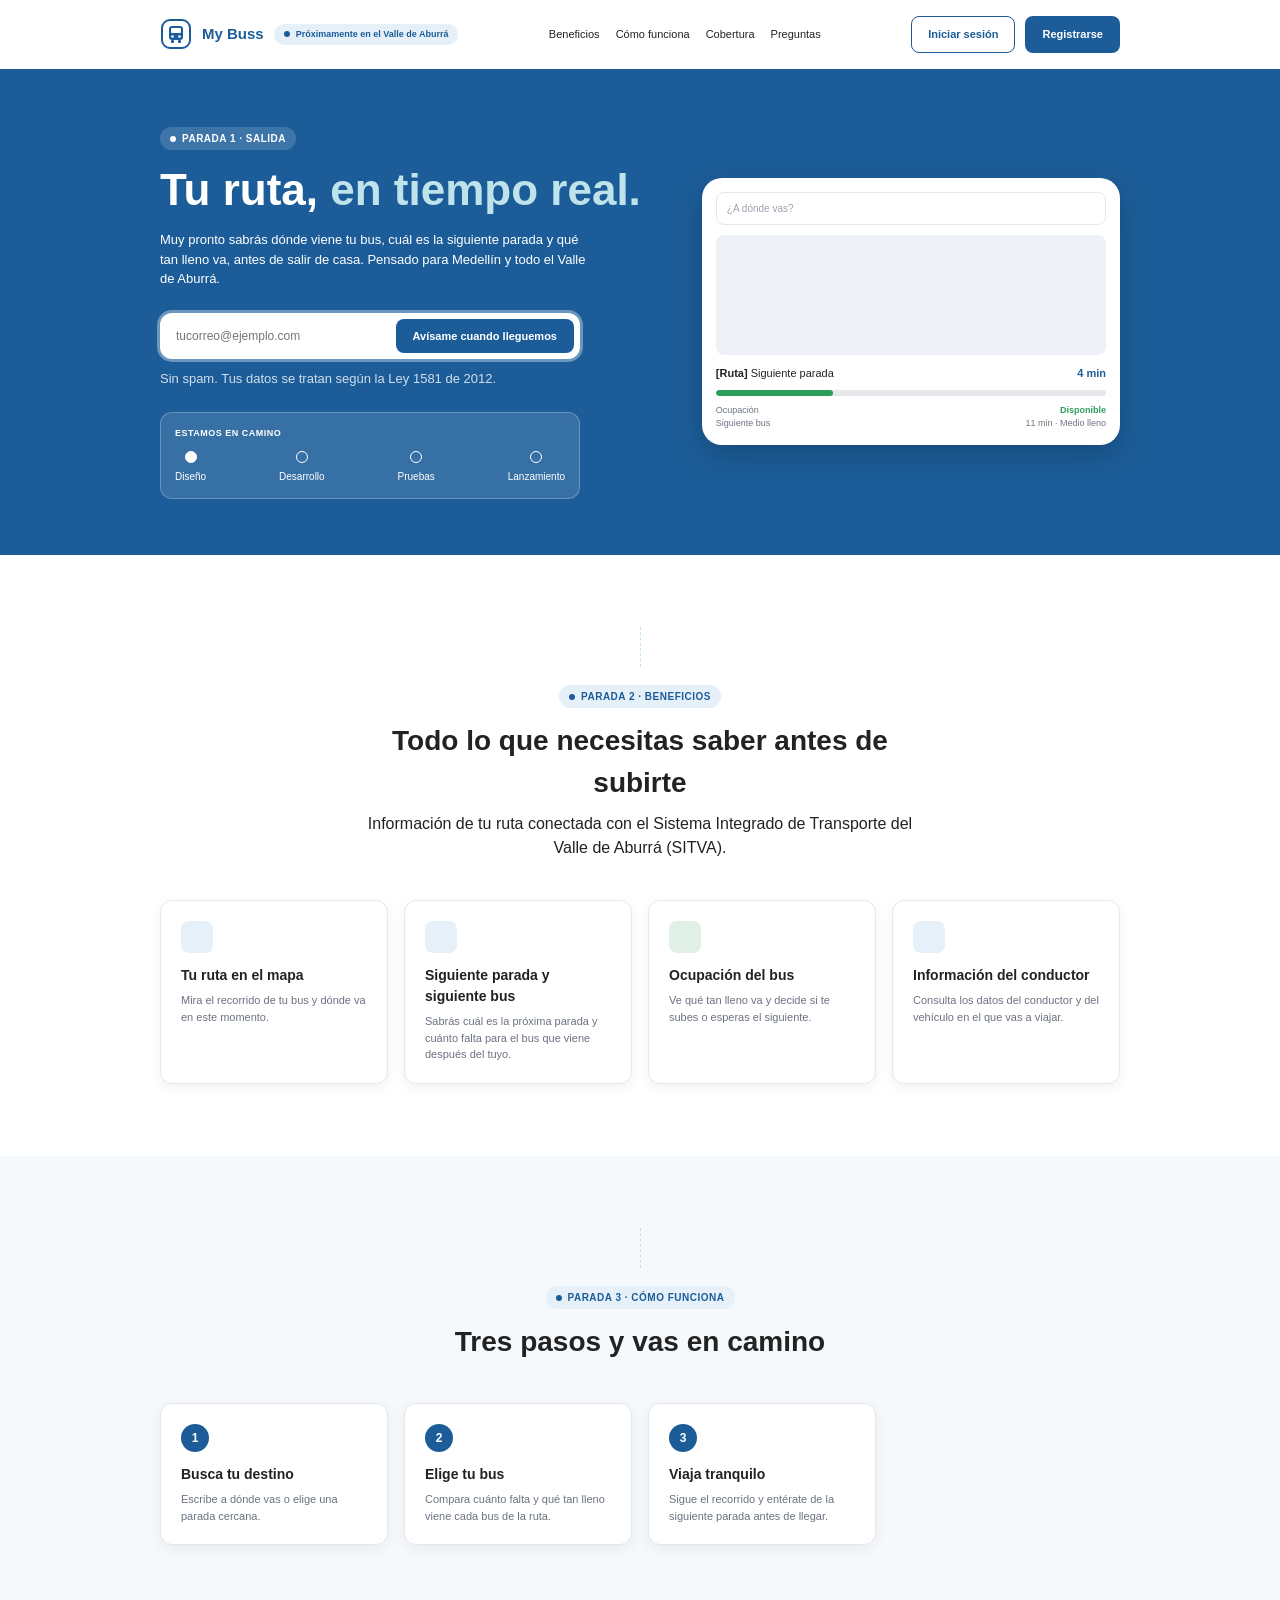
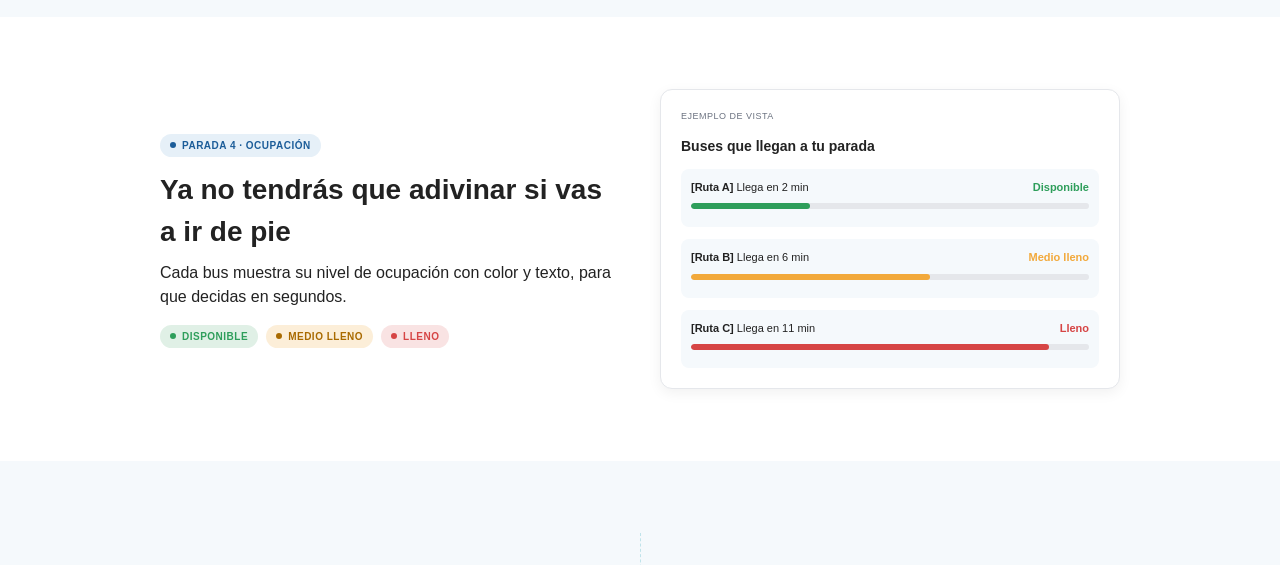
<file: index.html>
<!DOCTYPE html>
<html lang="en">

<head>
    <meta charset="UTF-8">
    <meta http-equiv="refresh" content="0; url=pages/landingpage.html">
    <title>My Buss</title>
</head>

<body>

</body>

</html>
</file>
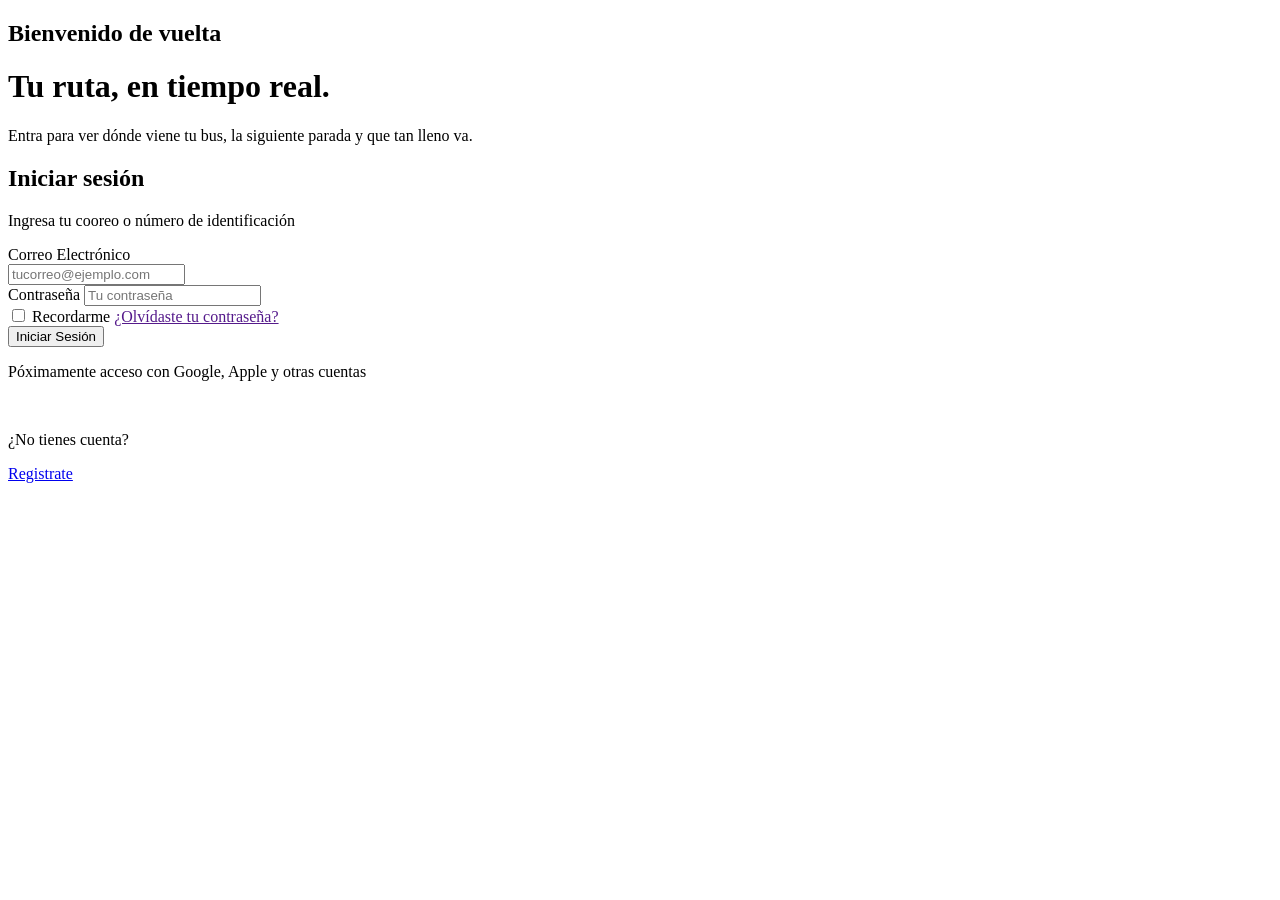
<file: 00-html-css/login.html>
<!DOCTYPE html>
<html lang="en">

<head>
    <meta charset="UTF-8">
    <meta name="viewport" content="width=device-width, initial-scale=1.0">
    <title>Document</title>
</head>

<body>
    <div>
        <h2>Bienvenido de vuelta</h2>
        <h1>Tu ruta, en tiempo real.</h1>
        <p>Entra para ver dónde viene tu bus, la siguiente parada y
            que tan lleno va.
        </p>
    </div>

    <div class="login">
        <form action="">
            <h2>Iniciar sesión</h2>
            <p>Ingresa tu cooreo o número de identificación</p>

            <label for="">Correo Electrónico</label>
            <br>
            <input type="email" id="correo" placeholder="tucorreo@ejemplo.com">
            <br>
            <label for="">Contraseña</label>
            <input type="password" id="clave" placeholder="Tu contraseña">
            <br>
            <input type="checkbox">
            <label for="">Recordarme</label>
            <a href="">¿Olvídaste tu contraseña?</a>
            <br>
            <button type="submit">Iniciar Sesión</button>
            <br>

            <p>Póximamente acceso con Google, Apple y otras cuentas</p>
            <br>
            <p>¿No tienes cuenta?</p>
            <a href="registro.html">Registrate</a>
        </form>
    </div>
</body>
</html>
</file>
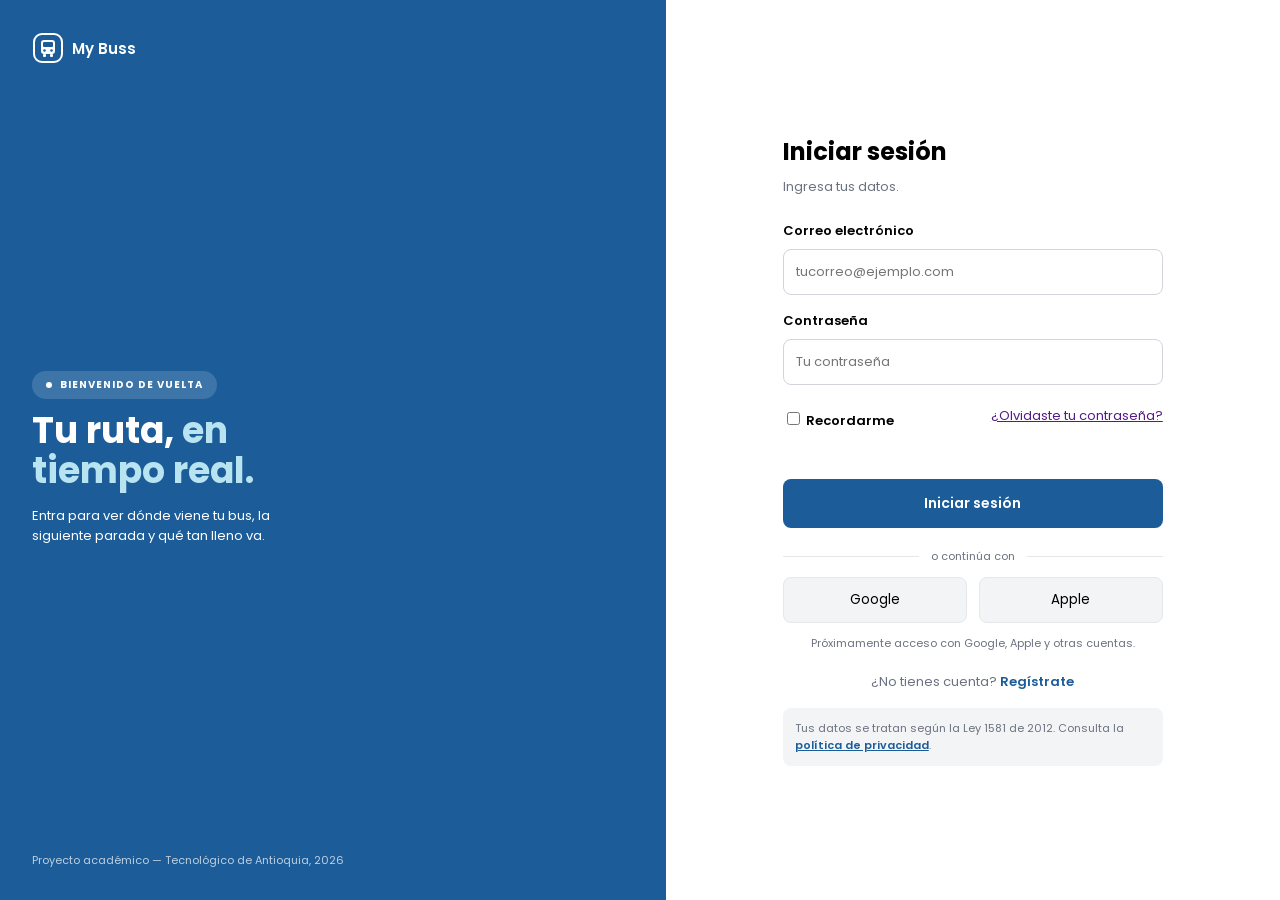
<file: pages/editar-perfil.html>
<!DOCTYPE html>
<html lang="es">

<head>
  <meta charset="UTF-8">
  <meta name="viewport" content="width=device-width, initial-scale=1.0">
  <title>Mi perfil - My Buss</title>

  <link
    href="https://fonts.googleapis.com/css2?family=Inter:wght@400;500;600;700&family=Poppins:wght@600;700&display=swap"
    rel="stylesheet">
  <link rel="stylesheet" href="../css/tokens.css">
  <link rel="stylesheet" href="../css/base-editarperfil.css">
  <link rel="stylesheet" href="../css/components-editarperfil.css">
  <script defer src="../js/perfil.js"></script>
</head>

<body>

  <!-- ========== BARRA SUPERIOR ========== -->
  <header class="navbar">

    <a href="landingpage.html" class="logo" style="text-decoration: none;">
      <svg width="32" height="32" viewBox="0 0 32 32" fill="none" xmlns="http://www.w3.org/2000/svg" aria-hidden="true">
        <rect x="2" y="2" width="28" height="28" rx="8" stroke="currentColor" stroke-width="2" />
        <rect x="9" y="8" width="14" height="14" rx="3" fill="currentColor" />
        <rect x="11" y="10" width="10" height="5" rx="1" fill="#fff" />
        <circle cx="12.5" cy="18.5" r="1.3" fill="#fff" />
        <circle cx="19.5" cy="18.5" r="1.3" fill="#fff" />
        <rect x="11" y="22" width="3" height="3" rx="1" fill="currentColor" />
        <rect x="18" y="22" width="3" height="3" rx="1" fill="currentColor" />
      </svg>
      <span>My Buss</span>
    </a>

    <nav class="menu">
      <a href="">Mapa</a>
      <a href="">Rutas</a>
      <a href="editar-perfil.html" class="activo">Mi perfil</a>
    </nav>

    <span class="avatar">LG</span>
    </div>

  </header>

  <!-- ========== CONTENIDO ========== -->
  <main>

    <!-- Título (el botón "Editar perfil" está oculto en modo edición) -->
    <div class="titulo">
      <h1>Mi perfil</h1>
      <button type="button" id="btn-editar" class="btn-azul">Editar perfil</button>
    </div>

    <p id="mensaje-perfil" role="alert"></p>

    <!-- Foto y nombre -->
    <section class="tarjeta usuario">
      <div class="foto">
        <span class="avatar grande">LG</span>
        <button type="button" class="camara" aria-label="Cambiar foto">
          <svg width="12" height="12" viewBox="0 0 24 24" fill="none" stroke="currentColor" stroke-width="2"
            stroke-linecap="round" stroke-linejoin="round" aria-hidden="true">
            <path d="M23 19a2 2 0 0 1-2 2H3a2 2 0 0 1-2-2V8a2 2 0 0 1 2-2h4l2-3h6l2 3h4a2 2 0 0 1 2 2z" />
            <circle cx="12" cy="13" r="4" />
          </svg>
        </button>
      </div>

      <div class="datos">
        <h2>Laura Camila Gómez Restrepo</h2>
        <p>laura.gomez@ejemplo.com</p>
        <small>Miembro desde [FECHA DE REGISTRO]</small>
      </div>

      <div class="botones">
        <button type="button" class="btn-borde">Cambiar foto</button>
        <button type="button" class="btn-texto">Quitar foto</button>
      </div>
    </section>

    <!-- Datos editables -->
    <form id="form-perfil">

      <!-- Datos personales -->
      <section class="tarjeta">
        <h3>Datos personales</h3>
        <div class="grid">
          <div class="campo">
            <label for="nombres">Nombres</label>
            <input type="text" id="nombres" value="Laura Camila" readonly>
          </div>
          <div class="campo">
            <label for="apellidos">Apellidos</label>
            <input type="text" id="apellidos" value="Gómez Restrepo" readonly>
          </div>
          <div class="campo">
            <label for="documento">Documento</label>
            <input type="text" id="documento" value="Cédula de ciudadanía · 1020304050" readonly>
            <small>Este dato no se puede editar. Si hay un error, contacta a soporte.</small>
          </div>
          <div class="campo">
            <label for="nacimiento">Fecha de nacimiento</label>
            <input type="text" id="nacimiento" value="14/05/2004 · 22 años" readonly>
          </div>
        </div>
      </section>

      <!-- Contacto -->
      <section class="tarjeta">
        <h3>Contacto</h3>
        <div class="grid">
          <div class="campo">
            <label for="correo">Correo electrónico</label>
            <input type="email" id="correo" value="laura.gomez@ejemplo.com" readonly>
          </div>
          <div class="campo">
            <label for="celular">Número de celular</label>
            <input type="tel" id="celular" value="+57 300 123 4567" readonly>
          </div>
        </div>
      </section>

      <!-- Barra de edición (visible) -->
      <div id="acciones-edicion" class="acciones" hidden>
        <p>Estás editando tu perfil.</p>
        <div class="acciones-botones">
          <button type="button" id="btn-cancelar" class="btn-borde">Cancelar</button>
          <button type="submit" class="btn-azul-lleno">Guardar cambios</button>
        </div>
      </div>

    </form>

    <!-- Seguridad -->
    <!-- <section class="tarjeta fila">
      <div>
        <h3>Seguridad</h3>
        <p>Cambia tu contraseña cuando lo necesites.</p>
      </div>
      <button type="button" class="btn-borde">Cambiar contraseña</button>
    </section> -->

    <!-- Eliminar cuenta -->
    <section class="tarjeta fila peligro">
      <div>
        <h3>Eliminar cuenta</h3>
        <p>Se borrarán tu cuenta y tus datos personales. Esta acción no se puede deshacer.</p>
      </div>
      <button type="button" class="btn-rojo">Eliminar mi cuenta</button>
    </section>

  </main>

  <div id="modal-eliminar" class="modal" hidden>
    <div class="modal-contenido" role="dialog" aria-modal="true" aria-labelledby="modal-titulo">
      <h3 id="modal-titulo">¿Eliminar tu cuenta?</h3>
      <p>Se borrarán tu cuenta y tus datos personales. Esta acción no se puede deshacer.</p>
      <div class="modal-botones">
        <button type="button" id="btn-cancelar-eliminar" class="btn-borde">Cancelar</button>
        <button type="button" id="btn-confirmar-eliminar" class="btn-rojo-lleno">Sí, eliminar</button>
      </div>
    </div>
  </div>
</body>

</html>
</file>
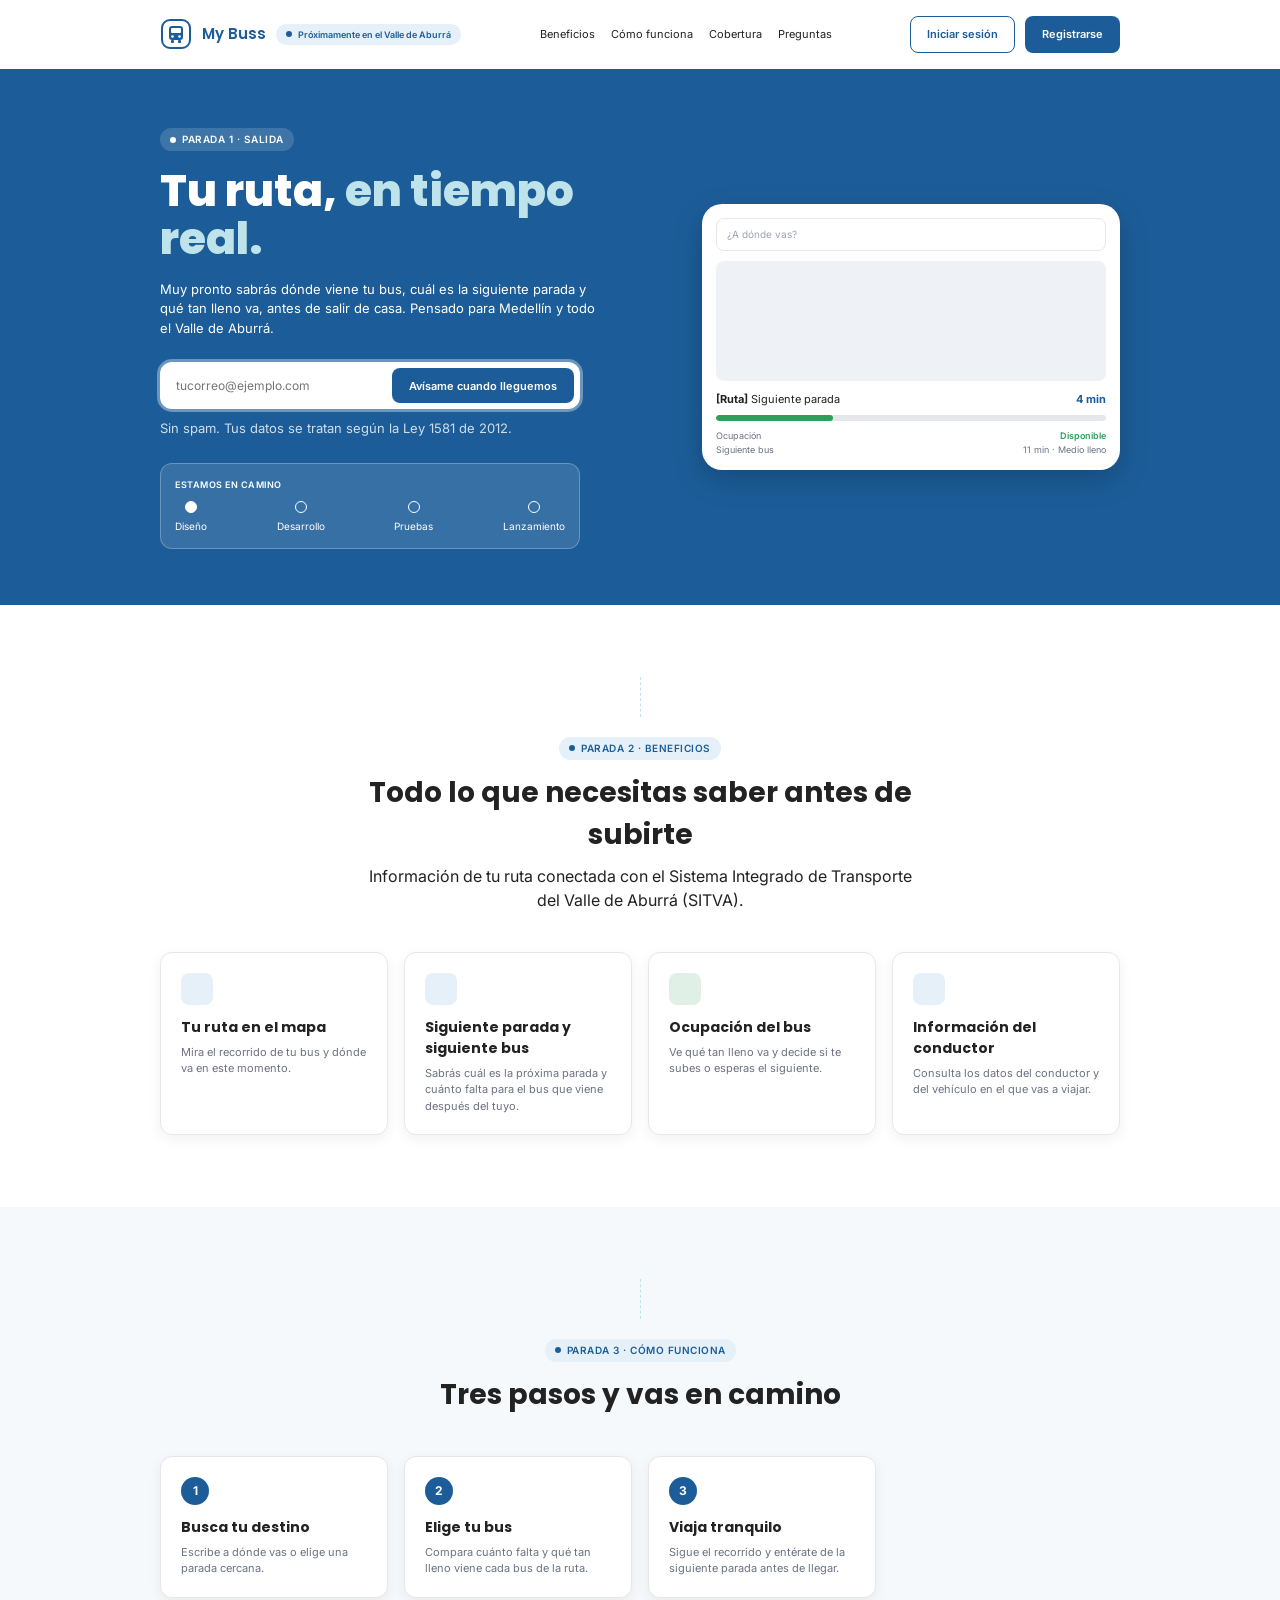
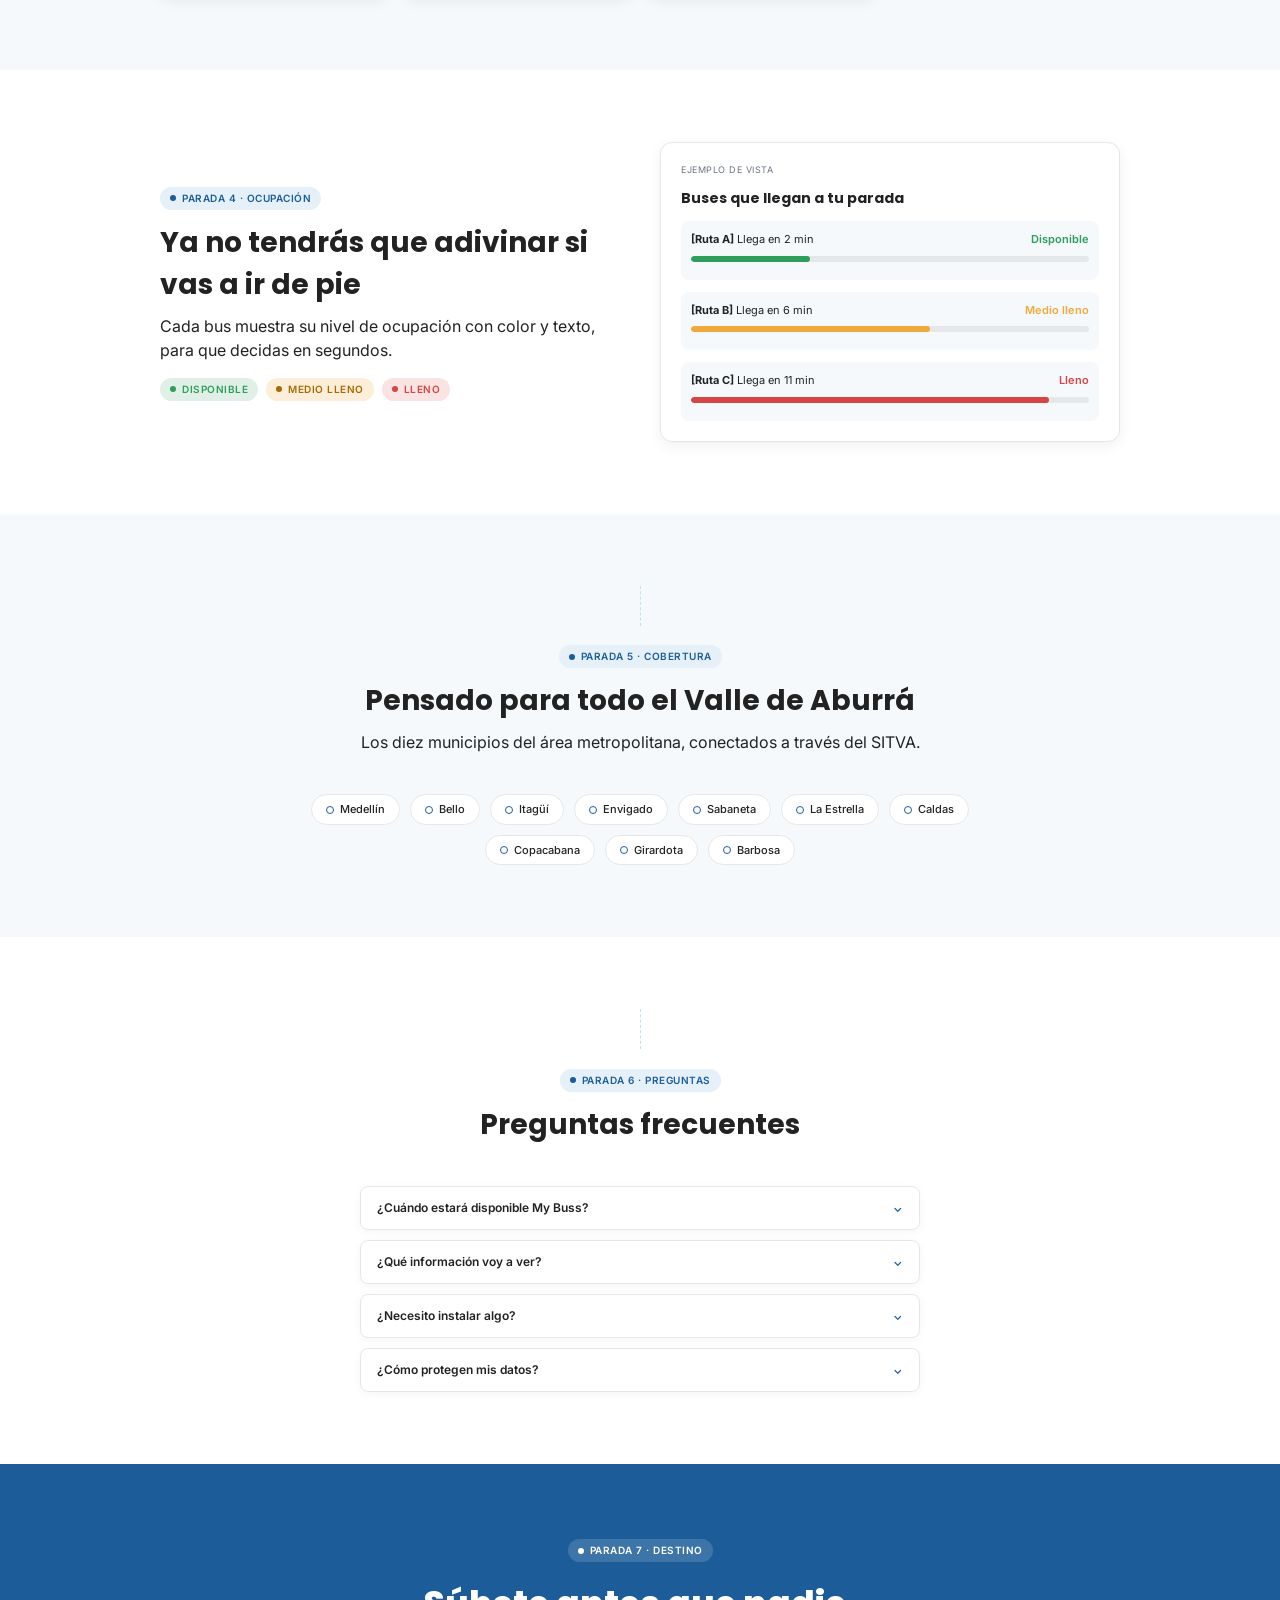
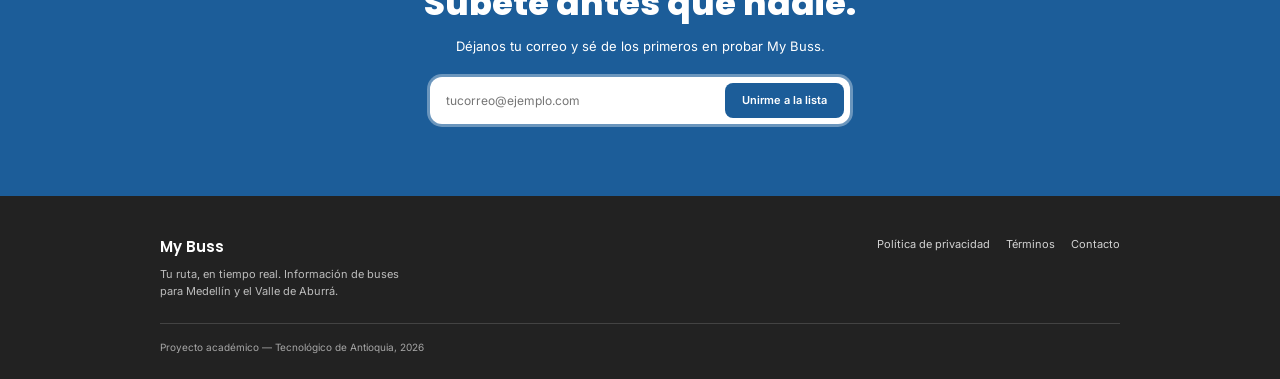
<file: pages/landingpage.html>
<!DOCTYPE html>
<html lang="es">

<head>
    <meta charset="UTF-8">
    <meta name="viewport" content="width=device-width, initial-scale=1.0">
    <title>My Buss - Tu ruta, en tiempo real</title>
    <link
        href="https://fonts.googleapis.com/css2?family=Inter:wght@400;500;600&family=Poppins:wght@600;800&display=swap"
        rel="stylesheet">
    <link rel="stylesheet" href="../css/tokens.css">
    <link rel="stylesheet" href="../css/base-landing.css">
    <link rel="stylesheet" href="../css/components-landing.css">
    <script defer src="../js/landing.js"></script>
</head>

<body>
    <header class="encabezado">
        <div class="contenedor">
            <div class="marca">
                <svg width="32" height="32" viewBox="0 0 32 32" fill="none" xmlns="http://www.w3.org/2000/svg"
                    aria-hidden="true">
                    <rect x="2" y="2" width="28" height="28" rx="8" stroke="#1C5D99" stroke-width="2" />
                    <rect x="9" y="8" width="14" height="14" rx="3" fill="#1C5D99" />
                    <rect x="11" y="10" width="10" height="5" rx="1" style="fill: #FFFFFF" />
                    <circle cx="12.5" cy="18.5" r="1.3" style="fill: #FFFFFF" />
                    <circle cx="19.5" cy="18.5" r="1.3" style="fill: #FFFFFF" />
                    <rect x="11" y="22" width="3" height="3" rx="1" fill="#1C5D99" />
                    <rect x="18" y="22" width="3" height="3" rx="1" fill="#1C5D99" />
                </svg>
                <a href="#" class="logo">My Buss</a>
                <span class="etiqueta aviso">Próximamente en el Valle de Aburrá</span>
            </div>
            <nav>
                <a href="#beneficios">Beneficios</a>
                <a href="#como-funciona">Cómo funciona</a>
                <a href="#cobertura">Cobertura</a>
                <a href="#preguntas">Preguntas</a>
            </nav>
            <div class="acciones" id="acciones-usuario">
                <a href="login.html" class="boton boton-borde">Iniciar sesión</a>
                <a href="registro.html" class="boton boton-primario">Registrarse</a>
            </div>
        </div>
    </header>

    <main>
        <section class="hero">
            <div class="contenedor">
                <div class="hero-texto">
                    <span class="etiqueta">Parada 1 · Salida</span>
                    <h1>Tu ruta, <span>en tiempo real.</span></h1>
                    <p>Muy pronto sabrás dónde viene tu bus, cuál es la siguiente parada y qué tan lleno va, antes de
                        salir de casa. Pensado para Medellín y todo el Valle de Aburrá.</p>

                    <form class="campo-correo">
                        <input type="email" placeholder="tucorreo@ejemplo.com" aria-label="Correo electrónico">
                        <button type="submit" class="boton boton-primario">Avísame cuando lleguemos</button>
                    </form>
                    <p class="nota">Sin spam. Tus datos se tratan según la Ley 1581 de 2012.</p>

                    <div class="progreso">
                        <p class="progreso-titulo">ESTAMOS EN CAMINO</p>
                        <ol>
                            <li class="activo">Diseño</li>
                            <li>Desarrollo</li>
                            <li>Pruebas</li>
                            <li>Lanzamiento</li>
                        </ol>
                    </div>
                </div>

                <div class="maqueta">
                    <div class="buscador">¿A dónde vas?</div>
                    <div class="mapa"></div>
                    <div class="fila">
                        <span><b>[Ruta]</b> Siguiente parada</span>
                        <b class="tiempo">4 min</b>
                    </div>
                    <div class="barra disponible"><span></span></div>
                    <div class="fila pequena">
                        <span>Ocupación</span>
                        <span class="texto-disponible">Disponible</span>
                    </div>
                    <div class="fila pequena">
                        <span>Siguiente bus</span>
                        <span>11 min · Medio lleno</span>
                    </div>
                </div>
            </div>
        </section>

        <section class="seccion" id="beneficios">
            <div class="contenedor">
                <div class="encabezado-seccion">
                    <span class="etiqueta">Parada 2 · Beneficios</span>
                    <h2>Todo lo que necesitas saber antes de subirte</h2>
                    <p class="subtitulo-beneficios">Información de tu ruta conectada con el Sistema Integrado de
                        Transporte del
                        Valle de Aburrá (SITVA).</p>
                </div>
                <div class="rejilla">
                    <article class="tarjeta">
                        <span class="icono"></span>
                        <h3>Tu ruta en el mapa</h3>
                        <p>Mira el recorrido de tu bus y dónde va en este momento.</p>
                    </article>
                    <article class="tarjeta">
                        <span class="icono"></span>
                        <h3>Siguiente parada y siguiente bus</h3>
                        <p>Sabrás cuál es la próxima parada y cuánto falta para el bus que viene después del tuyo.</p>
                    </article>
                    <article class="tarjeta">
                        <span class="icono verde"></span>
                        <h3>Ocupación del bus</h3>
                        <p>Ve qué tan lleno va y decide si te subes o esperas el siguiente.</p>
                    </article>
                    <article class="tarjeta">
                        <span class="icono"></span>
                        <h3>Información del conductor</h3>
                        <p>Consulta los datos del conductor y del vehículo en el que vas a viajar.</p>
                    </article>
                </div>
            </div>
        </section>

        <section class="seccion seccion-clara" id="como-funciona">
            <div class="contenedor">
                <div class="encabezado-seccion">
                    <span class="etiqueta">Parada 3 · Cómo funciona</span>
                    <h2>Tres pasos y vas en camino</h2>
                </div>
                <div class="rejilla">
                    <article class="tarjeta">
                        <span class="numero">1</span>
                        <h3>Busca tu destino</h3>
                        <p>Escribe a dónde vas o elige una parada cercana.</p>
                    </article>
                    <article class="tarjeta">
                        <span class="numero">2</span>
                        <h3>Elige tu bus</h3>
                        <p>Compara cuánto falta y qué tan lleno viene cada bus de la ruta.</p>
                    </article>
                    <article class="tarjeta">
                        <span class="numero">3</span>
                        <h3>Viaja tranquilo</h3>
                        <p>Sigue el recorrido y entérate de la siguiente parada antes de llegar.</p>
                    </article>
                </div>
            </div>
        </section>

        <section class="seccion">
            <div class="contenedor dos-columnas">
                <div class="texto-izquierda">
                    <span class="etiqueta">Parada 4 · Ocupación</span>
                    <h2>Ya no tendrás que adivinar si vas a ir de pie</h2>
                    <p class="subtitulo-etiqueta">Cada bus muestra su nivel de ocupación con color y texto, para que
                        decidas en
                        segundos.</p>
                    <div class="leyenda">
                        <span class="etiqueta disponible">Disponible</span>
                        <span class="etiqueta medio">Medio lleno</span>
                        <span class="etiqueta lleno">Lleno</span>
                    </div>
                </div>

                <div class="tarjeta">
                    <p class="ejemplo">EJEMPLO DE VISTA</p>
                    <h3>Buses que llegan a tu parada</h3>
                    <div class="fila-bus">
                        <div class="fila"><span><b>[Ruta A]</b> Llega en 2 min</span><span
                                class="texto-disponible">Disponible</span></div>
                        <div class="barra disponible"><span></span></div>
                    </div>
                    <div class="fila-bus">
                        <div class="fila"><span><b>[Ruta B]</b> Llega en 6 min</span><span class="texto-medio">Medio
                                lleno</span></div>
                        <div class="barra medio"><span></span></div>
                    </div>
                    <div class="fila-bus">
                        <div class="fila"><span><b>[Ruta C]</b> Llega en 11 min</span><span
                                class="texto-lleno">Lleno</span></div>
                        <div class="barra lleno"><span></span></div>
                    </div>
                </div>
            </div>
        </section>

        <section class="seccion seccion-clara" id="cobertura">
            <div class="contenedor">
                <div class="encabezado-seccion">
                    <span class="etiqueta">Parada 5 · Cobertura</span>
                    <h2>Pensado para todo el Valle de Aburrá</h2>
                    <p class="subtitulo-municipios">Los diez municipios del área metropolitana, conectados a través del
                        SITVA.</p>
                </div>
                <div class="municipios">
                    <span class="municipio">Medellín</span>
                    <span class="municipio">Bello</span>
                    <span class="municipio">Itagüí</span>
                    <span class="municipio">Envigado</span>
                    <span class="municipio">Sabaneta</span>
                    <span class="municipio">La Estrella</span>
                    <span class="municipio">Caldas</span>
                    <span class="municipio">Copacabana</span>
                    <span class="municipio">Girardota</span>
                    <span class="municipio">Barbosa</span>
                </div>
            </div>
        </section>

        <section class="seccion" id="preguntas">
            <div class="contenedor">
                <div class="encabezado-seccion">
                    <span class="etiqueta">Parada 6 · Preguntas</span>
                    <h2>Preguntas frecuentes</h2>
                </div>
                <div class="faq">
                    <details>
                        <summary>¿Cuándo estará disponible My Buss?</summary>
                        <p>Estamos en etapa de diseño. Déjanos tu correo y te avisamos cuando lancemos.</p>
                    </details>
                    <details>
                        <summary>¿Qué información voy a ver?</summary>
                        <p>La ruta del bus, la siguiente parada, el siguiente bus, la ocupación y los datos del
                            conductor.</p>
                    </details>
                    <details>
                        <summary>¿Necesito instalar algo?</summary>
                        <p>Por ahora no tenemos esa información definida.</p>
                    </details>
                    <details>
                        <summary>¿Cómo protegen mis datos?</summary>
                        <p>Tus datos se tratan según la Ley 1581 de 2012.</p>
                    </details>
                </div>
            </div>
        </section>

        <section class="cta-final">
            <div class="contenedor">
                <span class="etiqueta">Parada 7 · Destino</span>
                <h2>Súbete antes que nadie.</h2>
                <p>Déjanos tu correo y sé de los primeros en probar My Buss.</p>
                <form class="campo-correo centrado">
                    <input type="email" placeholder="tucorreo@ejemplo.com" aria-label="Correo electrónico">
                    <button type="submit" class="boton boton-primario">Unirme a la lista</button>
                </form>
            </div>
        </section>
    </main>

    <footer class="pie">
        <div class="contenedor">
            <div class="pie-superior">
                <div>
                    <a href="#" class="logo">My Buss</a>
                    <p>Tu ruta, en tiempo real. Información de buses para Medellín y el Valle de Aburrá.</p>
                </div>
                <nav>
                    <a href="#">Política de privacidad</a>
                    <a href="#">Términos</a>
                    <a href="#">Contacto</a>
                </nav>
            </div>
            <p class="pie-legal">Proyecto académico — Tecnológico de Antioquia, 2026</p>
        </div>
    </footer>
</body>

</html>
</file>
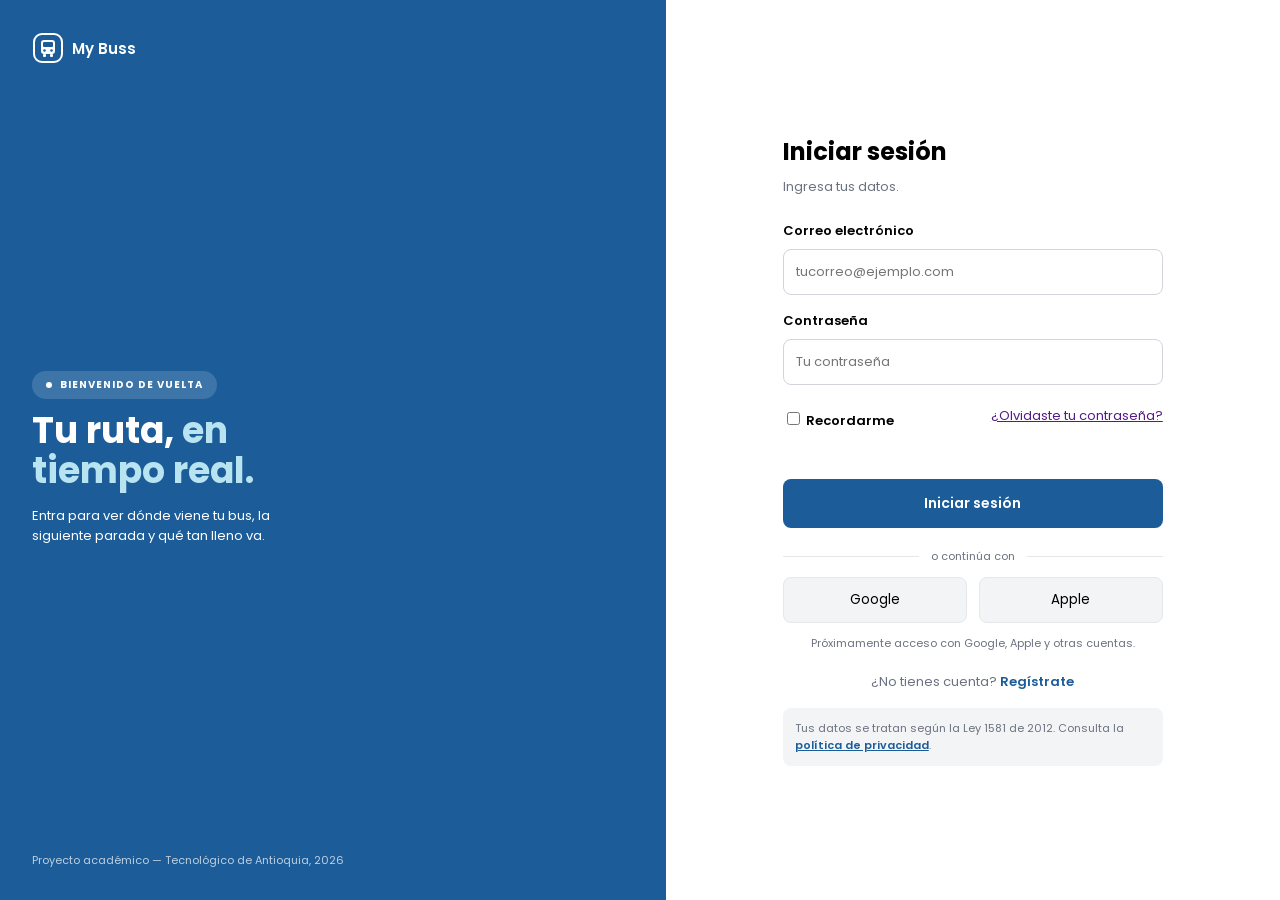
<file: pages/login.html>
<!DOCTYPE html>
<html lang="es">

<head>
    <meta charset="UTF-8">
    <meta name="viewport" content="width=device-width, initial-scale=1.0">
    <title>Iniciar sesión - My Buss</title>
    <link rel="preconnect" href="https://fonts.googleapis.com">
    <link rel="preconnect" href="https://fonts.gstatic.com" crossorigin>
    <link
        href="https://fonts.googleapis.com/css2?family=Inter:wght@400;500;600&family=Poppins:wght@600;800&display=swap"
        rel="stylesheet">
    <link rel="stylesheet" href="../css/tokens.css">
    <link rel="stylesheet" href="../css/base-login.css">
    <link rel="stylesheet" href="../css/components-login.css">
    <script defer src="../js/login.js"></script>
</head>

<body>
    <div class="informacion">
        <a href="landingpage.html" class="logo"><svg width="32" height="32" viewBox="0 0 32 32" fill="none"
                xmlns="http://www.w3.org/2000/svg" aria-hidden="true">
                <rect x="2" y="2" width="28" height="28" rx="8" stroke="#FFFFFF" stroke-width="2" />
                <rect x="9" y="8" width="14" height="14" rx="3" fill="#FFFFFF" />
                <rect x="11" y="10" width="10" height="5" rx="1" style="fill: #1C5D99" />
                <circle cx="12.5" cy="18.5" r="1.3" style="fill: #1C5D99" />
                <circle cx="19.5" cy="18.5" r="1.3" style="fill: #1C5D99" />
                <rect x="11" y="22" width="3" height="3" rx="1" fill="#FFFFFF" />
                <rect x="18" y="22" width="3" height="3" rx="1" fill="#FFFFFF" />
            </svg>
            <span>My Buss</span>
        </a>

        <div class="contenido">
            <h2 class="titulo-principal">BIENVENIDO DE VUELTA</h2>
            <h1 class="t1">Tu ruta, <span>en tiempo real.</span></h1>
            <p>Entra para ver dónde viene tu bus, la siguiente parada y qué tan lleno va.</p>
        </div>

        <p class="pie">Proyecto académico — Tecnológico de Antioquia, 2026</p>
    </div>

    <div class="contenedor-login">
        <form id="loginForm" action="">
            <h2>Iniciar sesión</h2>
            <p class="subtitulo">Ingresa tus datos.</p>

            <!-- <div class="pestanas">
                <button type="button" class="activa">Correo</button>
                <button type="button">Identificación</button>
            </div> -->

            <label for="correo">Correo electrónico</label>
            <input type="email" id="correo" placeholder="tucorreo@ejemplo.com">

            <label for="clave">Contraseña</label>
            <input type="password" id="clave" placeholder="Tu contraseña">

            <div class="opciones">
                <label class="recordar" for="recordar">
                    <input type="checkbox" id="recordar"> Recordarme
                </label>
                <a href="">¿Olvidaste tu contraseña?</a>
            </div>

            <p id="mensaje-error" role="alert"></p>

            <button type="submit" class="btn-principal">Iniciar sesión</button>

            <p class="separador">o continúa con</p>

            <div class="sociales">
                <button type="button">Google</button>
                <button type="button">Apple</button>
            </div>

            <p class="nota">Próximamente acceso con Google, Apple y otras cuentas.</p>
            <p class="registro">¿No tienes cuenta? <a href="">Regístrate</a></p>

            <div class="privacidad">
                Tus datos se tratan según la Ley 1581 de 2012. Consulta la
                <a href="">política de privacidad</a>.
            </div>
        </form>
    </div>
</body>

</html>
</file>
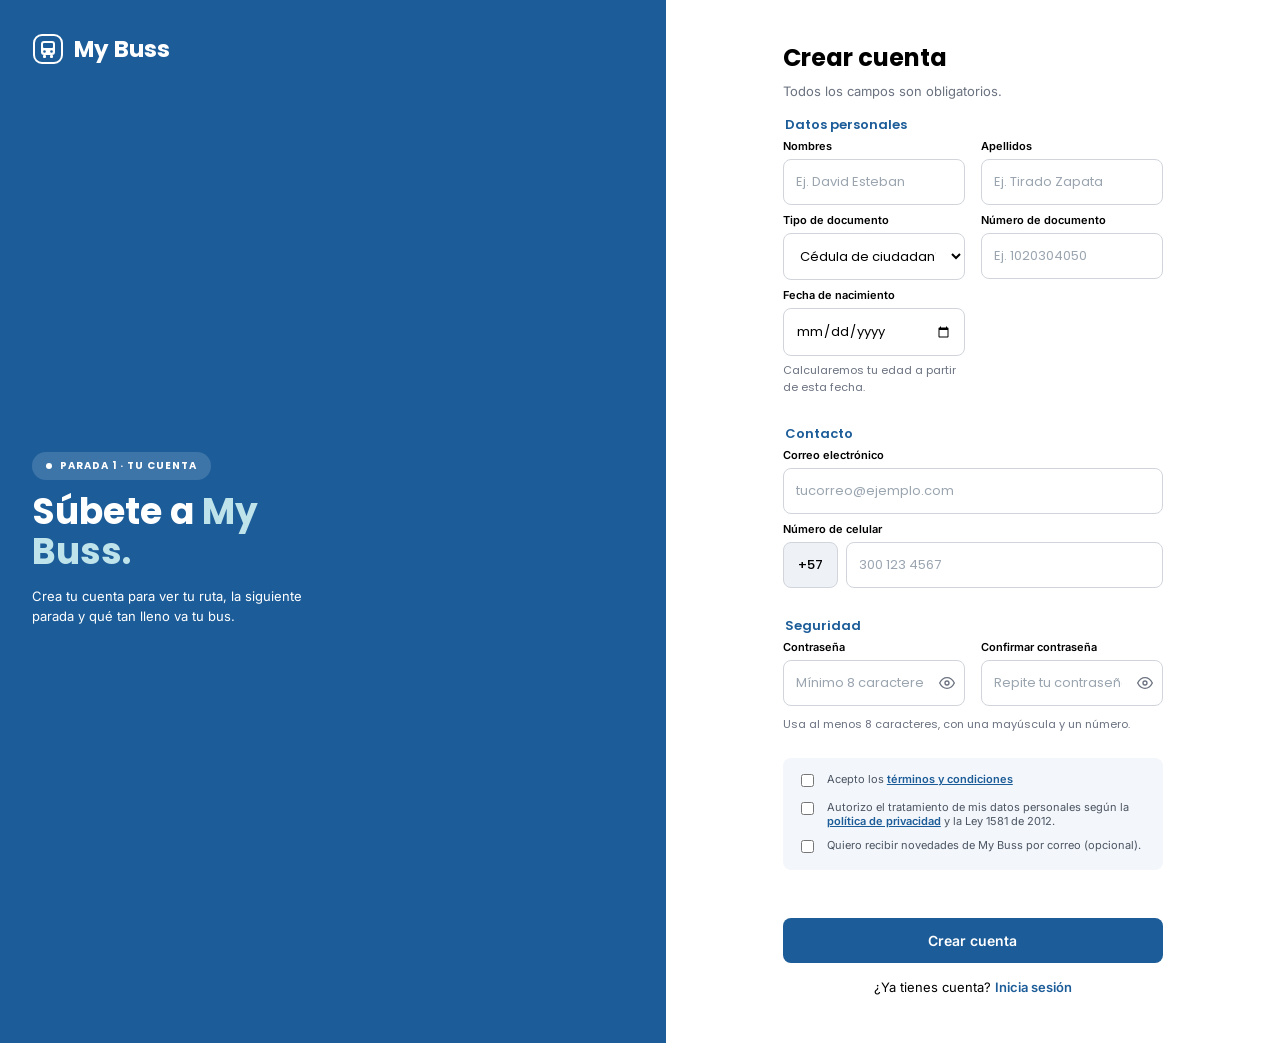
<file: pages/registro.html>
<!DOCTYPE html>
<html lang="es">
<head>
    <meta charset="UTF-8">
    <meta name="viewport" content="width=device-width, initial-scale=1.0">
    <link href="https://fonts.googleapis.com/css2?family=Inter:wght@400;500;600;700&family=Poppins:wght@600;700&display=swap" rel="stylesheet">
    <link rel="stylesheet" href="../css/tokens.css">
    <link rel="stylesheet" href="../css/base-registro.css">
    <link rel="stylesheet" href="../css/components-registro.css">
    <script defer src="../js/registro.js"></script>
    <title>Registro - My Buss</title>
</head>
<body>
    
  <aside class="informacion">

    <div class="logo">
        <svg width="32" height="32" viewBox="0 0 32 32" fill="none" xmlns="http://www.w3.org/2000/svg"
                aria-hidden="true"><rect x="2" y="2" width="28" height="28" rx="8" stroke="currentColor" stroke-width="2" />
                <rect x="9" y="8" width="14" height="14" rx="3" fill="currentColor" />
                <rect x="11" y="10" width="10" height="5" rx="1" style="fill: var(--color-primario)"/>
                <circle cx="12.5" cy="18.5" r="1.3" style="fill: var(--color-primario)" />
                <circle cx="19.5" cy="18.5" r="1.3" style="fill: var(--color-primario)" />
                <rect x="11" y="22" width="3" height="3" rx="1" fill="currentColor" />
                <rect x="18" y="22" width="3" height="3" rx="1" fill="currentColor" />
            </svg>
      <span class="logo-texto">My Buss</span>
    </div>

    <div class="contenido">
      <span class="titulo-principal">PARADA 1 · TU CUENTA</span>

      <h1 class="t1">Súbete a <span>My Buss.</span></h1>

      <p>
        Crea tu cuenta para ver tu ruta, la siguiente parada
        y qué tan lleno va tu bus.
      </p>
    </div>

    <div class="pie"></div>

  </aside>

  <!-- ========== FORMULARIO ========== -->
  <main class="contenedor-login">
    <form id="registroForm" action="">

      <h2>Crear cuenta</h2>
      <p class="subtitulo">Todos los campos son obligatorios.</p>

      <!-- Datos personales -->
      <fieldset class="seccion">
        <legend class="seccion-titulo">Datos personales</legend>

        <div class="fila">
          <div class="campo">
            <label for="nombre">Nombres</label>
            <input type="text" id="nombre" name="nombre" placeholder="Ej. David Esteban" required>
          </div>
          <div class="campo">
            <label for="apellido">Apellidos</label>
            <input type="text" id="apellido" name="apellido" placeholder="Ej. Tirado Zapata" required>
          </div>
        </div>

        <div class="fila">
          <div class="campo">
            <label for="tipo-documento">Tipo de documento</label>
            <select id="tipo-documento" name="tipo-documento" required>
              <option value="cc">Cédula de ciudadanía</option>
              <option value="ce">Cédula de extranjería</option>
              <option value="ti">Tarjeta de identidad</option>
            </select>
          </div>
          <div class="campo">
            <label for="numid">Número de documento</label>
            <input type="text" inputmode="numeric" id="numid" name="numid" placeholder="Ej. 1020304050" required>
          </div>
        </div>

        <div class="fila">
          <div class="campo">
            <label for="fecha">Fecha de nacimiento</label>
            <input type="date" id="fecha" name="fecha" required>
            <small class="ayuda">Calcularemos tu edad a partir de esta fecha.</small>
          </div>
        </div>
      </fieldset>

      <!-- Contacto -->
      <fieldset class="seccion">
        <legend class="seccion-titulo">Contacto</legend>

        <div class="campo">
          <label for="correo">Correo electrónico</label>
          <input type="email" id="correo" name="correo" placeholder="tucorreo@ejemplo.com" required>
        </div>

        <div class="campo">
          <label for="celular">Número de celular</label>
          <div class="telefono">
            <span class="prefijo">+57</span>
            <input type="tel" id="celular" name="celular" placeholder="300 123 4567" required>
          </div>
        </div>
      </fieldset>

      <!-- Seguridad -->
      <fieldset class="seccion">
        <legend class="seccion-titulo">Seguridad</legend>

        <div class="fila">
          <div class="campo">
            <label for="password">Contraseña</label>
            <div class="campo-password">
              <input type="password" id="password" name="password" placeholder="Mínimo 8 caracteres" required>
              <button type="button" class="ver-password" aria-label="Mostrar contraseña"><svg width="16" height="16" viewBox="0 0 24 24" fill="none" stroke="currentColor" stroke-width="2" stroke-linecap="round" stroke-linejoin="round" aria-hidden="true"><path d="M1 12s4-8 11-8 11 8 11 8-4 8-11 8-11-8-11-8z" /><circle cx="12" cy="12" r="3" /></svg></button>
            </div>
          </div>
          <div class="campo">
            <label for="confirmar">Confirmar contraseña</label>
            <div class="campo-password">
              <input type="password" id="confirmar" name="confirmar" placeholder="Repite tu contraseña" required>
              <button type="button" class="ver-password" aria-label="Mostrar contraseña"><svg width="16" height="16" viewBox="0 0 24 24" fill="none" stroke="currentColor" stroke-width="2" stroke-linecap="round" stroke-linejoin="round" aria-hidden="true"><path d="M1 12s4-8 11-8 11 8 11 8-4 8-11 8-11-8-11-8z" /><circle cx="12" cy="12" r="3" /></svg></button>
            </div>
          </div>
        </div>

        <small class="ayuda">Usa al menos 8 caracteres, con una mayúscula y un número.</small>
      </fieldset>

      <!-- Checkboxes -->
      <div class="acuerdos">
        <label class="check" for="terminos">
          <input type="checkbox" id="terminos" name="terminos" required>
          <span>Acepto los <a href="#">términos y condiciones</a><br></span>
        </label>

        <label class="check" for="privacidad">
          <input type="checkbox" id="privacidad" name="privacidad" required>
          <span>
            Autorizo el tratamiento de mis datos personales según la
            <a href="#">política de privacidad</a> y la Ley 1581 de 2012.
          </span>
          <br>
        </label>

        <label class="check" for="novedades">
          <input type="checkbox" id="novedades" name="novedades">
          <span>Quiero recibir novedades de My Buss por correo (opcional).</span>
        </label>
      </div>

      <p id="mensaje-error" role="alert"></p>

      <button type="submit" class="btn-principal">Crear cuenta</button>

      <p class="registro">¿Ya tienes cuenta? <a href="login.html">Inicia sesión</a></p>

    </form>
  </main>

</body>
</html>
</file>
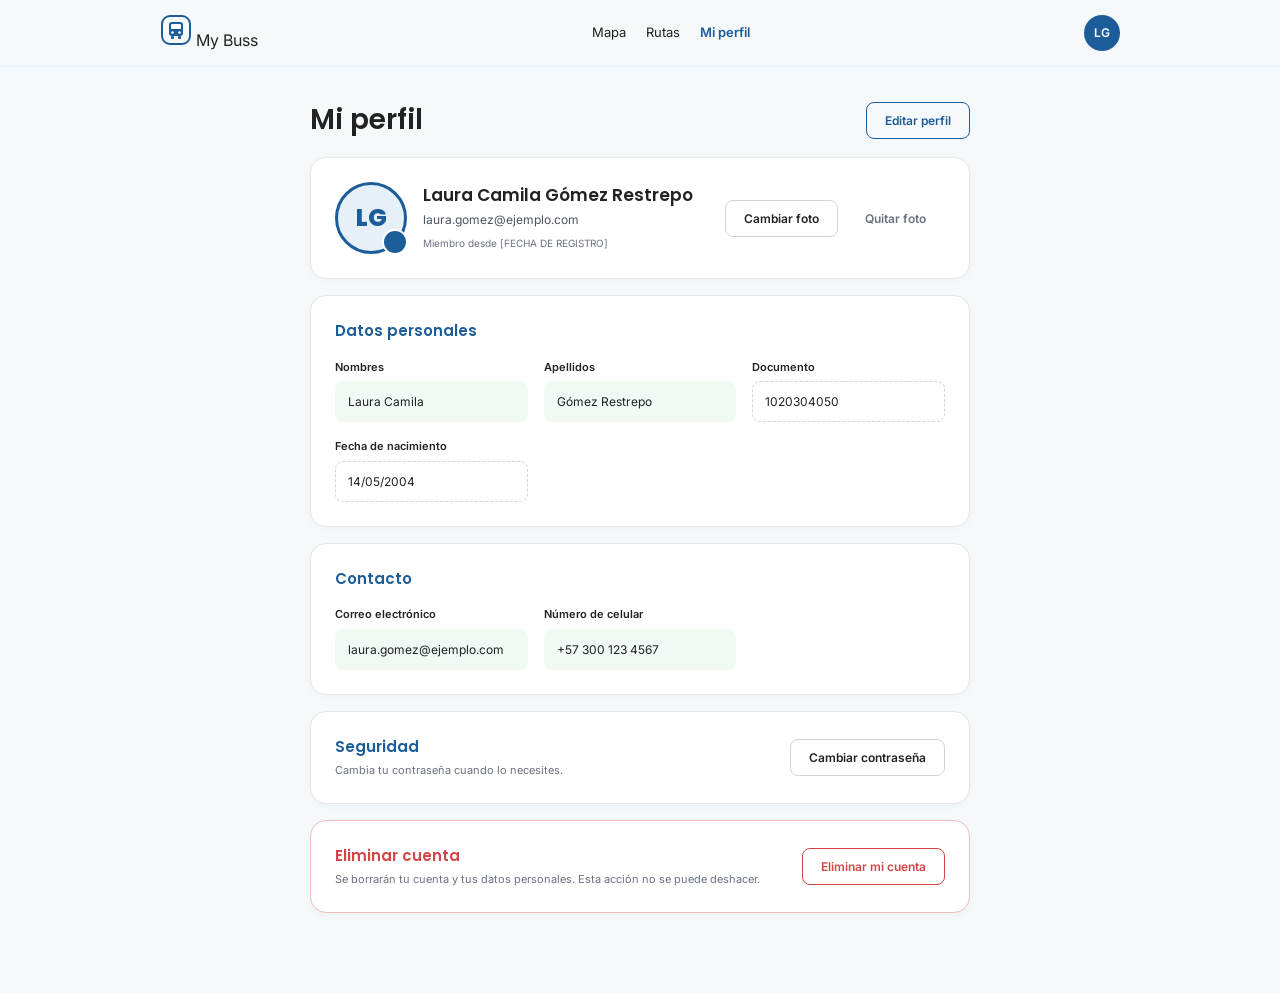
<file: pages/verperfil.html>
<!DOCTYPE html>
<html lang="es">

<head>
    <meta charset="UTF-8">
    <meta name="viewport" content="width=device-width, initial-scale=1.0">
    <title>Mi perfil - My Buss</title>
    <link rel="preconnect" href="https://fonts.googleapis.com">
    <link rel="preconnect" href="https://fonts.gstatic.com" crossorigin>
    <link
        href="https://fonts.googleapis.com/css2?family=Inter:wght@400;500;600&family=Poppins:wght@600;800&display=swap"
        rel="stylesheet">
    <link rel="stylesheet" href="../css/tokens.css">
    <link rel="stylesheet" href="../css/base-verperfil.css">
    <link rel="stylesheet" href="../css/components-verperfil.css">
</head>

<body class="pagina-perfil">
    <!-- ENCABEZADO -->
    <header class="encabezado app">
        <div class="contenedor">
            <a href="landingpage.html" class=""><svg width="32" height="32" viewBox="0 0 32 32" fill="none"
                    xmlns="http://www.w3.org/2000/svg" aria-hidden="true">
                    <rect x="2" y="2" width="28" height="28" rx="8" stroke="#1C5D99" stroke-width="2" />
                    <rect x="9" y="8" width="14" height="14" rx="3" fill="#1C5D99" />
                    <rect x="11" y="10" width="10" height="5" rx="1" style="fill: #FFFFFF" />
                    <circle cx="12.5" cy="18.5" r="1.3" style="fill: #FFFFFF" />
                    <circle cx="19.5" cy="18.5" r="1.3" style="fill: #FFFFFF" />
                    <rect x="11" y="22" width="3" height="3" rx="1" fill="#1C5D99" />
                    <rect x="18" y="22" width="3" height="3" rx="1" fill="#1C5D99" />
                </svg>
                <span>My Buss</span>
            </a>
            <nav>
                <a href="#">Mapa</a>
                <a href="#">Rutas</a>
                <a href="#" class="activo">Mi perfil</a>
            </nav>
            <span class="avatar-mini">LG</span>
        </div>
    </header>

    <main class="perfil">
        <div class="contenedor-perfil">
            <div class="perfil-titulo">
                <h1>Mi perfil</h1>
                <a href="editar-perfil.html">
                    <button type="button" class="boton boton-borde">Editar perfil</button>
                </a>
            </div>

            <!-- CABECERA DEL PERFIL -->
            <section class="tarjeta-perfil cabecera-perfil">
                <div class="avatar">
                    LG
                    <button type="button" class="avatar-camara" aria-label="Cambiar foto"></button>
                </div>
                <div class="datos-usuario">
                    <h2>Laura Camila Gómez Restrepo</h2>
                    <p>laura.gomez@ejemplo.com</p>
                    <small>Miembro desde [FECHA DE REGISTRO]</small>
                </div>
                <div class="acciones-foto">
                    <button type="button" class="boton boton-secundario">Cambiar foto</button>
                    <button type="button" class="boton boton-texto">Quitar foto</button>
                </div>
            </section>

            <!-- DATOS PERSONALES -->
            <section class="tarjeta-perfil">
                <h2 class="titulo-tarjeta">Datos personales</h2>
                <div class="rejilla-campos">
                    <div class="campo">
                        <label for="nombres">Nombres</label>
                        <input type="text" id="nombres" value="Laura Camila" readonly>
                    </div>
                    <div class="campo">
                        <label for="apellidos">Apellidos</label>
                        <input type="text" id="apellidos" value="Gómez Restrepo" readonly>
                    </div>
                    <div class="campo">
                        <label for="documento">Documento</label>
                        <input type="text" id="documento" class="bloqueado" value="1020304050" readonly>
                    </div>
                    <div class="campo">
                        <label for="nacimiento">Fecha de nacimiento</label>
                        <input type="text" id="nacimiento" class="bloqueado" value="14/05/2004" readonly>
                    </div>
                </div>
            </section>

            <!-- CONTACTO -->
            <section class="tarjeta-perfil">
                <h2 class="titulo-tarjeta">Contacto</h2>
                <div class="rejilla-campos">
                    <div class="campo">
                        <label for="correo">Correo electrónico</label>
                        <input type="email" id="correo" value="laura.gomez@ejemplo.com" readonly>
                    </div>
                    <div class="campo">
                        <label for="celular">Número de celular</label>
                        <input type="tel" id="celular" value="+57 300 123 4567" readonly>
                    </div>
                </div>
            </section>

            <!-- SEGURIDAD -->
            <section class="tarjeta-perfil fila-tarjeta">
                <div>
                    <h2 class="titulo-tarjeta">Seguridad</h2>
                    <p>Cambia tu contraseña cuando lo necesites.</p>
                </div>
                <button type="button" class="boton boton-secundario">Cambiar contraseña</button>
            </section>

            <!-- ELIMINAR CUENTA -->
            <section class="tarjeta-perfil fila-tarjeta peligro">
                <div>
                    <h2 class="titulo-tarjeta">Eliminar cuenta</h2>
                    <p>Se borrarán tu cuenta y tus datos personales. Esta acción no se puede deshacer.</p>
                </div>
                <button type="button" class="boton boton-peligro">Eliminar mi cuenta</button>
            </section>
        </div>
    </main>
</body>

</html>
</file>
<file: css/tokens.css>
/*Custome propierties*/
:root {
    --color-primario: #1C5D99; /* Baltic Blue */
    --color-secundario: #BFE3EA; /* Pacific Blue */
    --color-texto: #222222; /* Carbon Black */
    --color-fondo: #FFFFFF;
    --color-disponible: #2E9E5B;
    --color-medio-lleno: #F2A93B;
    --color-lleno: #D64545;
    --fuente-titulos: 'Poppins', sans-serif;
    --fuente-texto: 'Inter', sans-serif;
    --radio: 12px;
}
</file>
<file: css/base-editarperfil.css>
/* ===== BASE: reset, página, barra superior y layout ===== */

* {
  margin: 0;
  padding: 0;
  box-sizing: border-box;
}

body {
  font-family: var(--fuente-texto);
  background-color: #f5f7fa;
  color: var(--color-texto);
  padding-bottom: 40px;
}

h1, h2, h3 {
  font-family: var(--fuente-titulos);
}

p {
  font-size: 13px;
  color: #6b7280;
}

small {
  font-size: 11px;
  color: #6b7280;
}

/* Si un elemento tiene "hidden", que de verdad se esconda */
[hidden] {
  display: none !important;
}

/* ----- Barra superior: logo | menú centrado | avatar ----- */
.navbar {
  display: grid;
  grid-template-columns: 1fr auto 1fr;
  align-items: center;
  background-color: var(--color-fondo);
  border-bottom: 1px solid #e5e7eb;
  padding: 12px 32px;
}

.logo {
  display: flex;
  align-items: center;
  gap: 10px;
  color: var(--color-primario);   /* el SVG toma este color con currentColor */
  font-family: var(--fuente-titulos);
  font-weight: 700;
  font-size: 18px;
}

.logo svg {
  flex-shrink: 0;
}

.menu {
  display: flex;
  gap: 24px;
}

.menu a {
  color: var(--color-texto);
  text-decoration: none;
  font-size: 13px;
}

.menu a:hover,
.menu a.activo {
  color: var(--color-primario);
}

.menu a.activo {
  font-weight: 600;
}

.navbar .avatar {
  justify-self: end;   /* manda el avatar a la derecha */
}

/* ----- Contenido centrado ----- */
main {
  width: 90%;
  max-width: 760px;
  margin: 32px auto 0;
}

.titulo {
  display: flex;
  justify-content: space-between;
  align-items: center;
  margin-bottom: 20px;
}

h1 {
  font-size: 28px;
}
</file>
<file: css/components-editarperfil.css>
/* ===== COMPONENTES: tarjetas, avatar, campos y botones ===== */

/* ---------- Tarjetas ---------- */
.tarjeta {
  background-color: var(--color-fondo);
  border: 1px solid #e5e7eb;
  border-radius: var(--radio);
  padding: 20px;
  margin-bottom: 16px;
}

.tarjeta h3 {
  color: var(--color-primario);
  font-size: 15px;
  margin-bottom: 14px;
}

/* Tarjeta con texto a la izquierda y botón a la derecha */
.fila {
  display: flex;
  justify-content: space-between;
  align-items: center;
  gap: 16px;
}

.fila h3 {
  margin-bottom: 4px;
}

/* Tarjeta de eliminar cuenta */
.peligro {
  border-color: #f0b4b4;
}

.peligro h3 {
  color: var(--color-lleno);
}

/* ---------- Tarjeta de usuario ---------- */
.usuario {
  display: flex;
  align-items: center;
  gap: 20px;
}

.datos {
  flex: 1;   /* ocupa el espacio que sobra */
}

.datos h2 {
  font-size: 18px;
  margin-bottom: 4px;
}

.botones {
  display: flex;
  align-items: center;
  gap: 8px;
}

/* ---------- Avatar ---------- */
.avatar {
  width: 34px;
  height: 34px;
  border-radius: 50%;
  background-color: var(--color-primario);
  color: var(--color-fondo);
  font-size: 12px;
  font-weight: 600;
  display: flex;
  align-items: center;
  justify-content: center;
}

.avatar.grande {
  width: 80px;
  height: 80px;
  background-color: #e8f1fa;
  border: 2px solid var(--color-primario);
  color: var(--color-primario);
  font-family: var(--fuente-titulos);
  font-size: 28px;
}

/* Camarita sobre el avatar */
.foto {
  position: relative;
}

.camara {
  position: absolute;
  right: -2px;
  bottom: -2px;
  width: 26px;
  height: 26px;
  padding: 0;
  border: 2px solid var(--color-fondo);
  border-radius: 50%;
  background-color: var(--color-primario);
  color: var(--color-fondo);
  display: flex;
  align-items: center;
  justify-content: center;
  cursor: pointer;
}

/* ---------- Cuadrícula de campos ---------- */
.grid {
  display: grid;
  grid-template-columns: repeat(3, 1fr);   /* 3 columnas iguales */
  gap: 16px;
}

.campo label {
  display: block;
  font-size: 11px;
  font-weight: 600;
  margin-bottom: 6px;
}

.campo input {
  width: 100%;
  padding: 11px 12px;
  border: 1px solid #a9c6e3;
  border-radius: 8px;
  background-color: var(--color-fondo);
  font-size: 13px;
  font-family: inherit;
  color: var(--color-texto);
}

/* Bloqueado (readonly): fondo gris y sin borde */
.campo input[readonly] {
  background-color: #f3f6fa;
  border-color: transparent;
}

.campo input:focus {
  outline: none;
  border-color: var(--color-primario);
}

/* ---------- Botones ---------- */
button {
  padding: 9px 16px;
  border-radius: 8px;
  font-size: 12px;
  font-family: inherit;
  cursor: pointer;
  white-space: nowrap;
}

/* Borde gris: Cambiar foto, Cambiar contraseña, Cancelar */
.btn-borde {
  background-color: var(--color-fondo);
  border: 1px solid #d1d5db;
  color: var(--color-texto);
}

.btn-borde:hover {
  background-color: #f3f6fa;
}

/* Solo texto: Quitar foto */
.btn-texto {
  background: none;
  border: none;
  color: var(--color-texto);
}

/* Borde azul: Editar perfil */
.btn-azul {
  background-color: var(--color-fondo);
  border: 1px solid var(--color-primario);
  color: var(--color-primario);
}

/* Azul lleno: Guardar cambios */
.btn-azul-lleno {
  background-color: var(--color-primario);
  border: 1px solid var(--color-primario);
  color: var(--color-fondo);
}

/* Borde rojo: Eliminar mi cuenta */
.btn-rojo {
  background-color: var(--color-fondo);
  border: 1px solid var(--color-lleno);
  color: var(--color-lleno);
}

.btn-rojo:hover {
  background-color: #fdeeee;
}

/* Barra "Estás editando tu perfil" (aparece al editar) */
.acciones {
  display: flex;
  justify-content: space-between;
  align-items: center;
  gap: 16px;
  background-color: var(--color-fondo);
  border: 1px solid #e5e7eb;
  border-radius: var(--radio);
  padding: 14px 20px;
  margin-bottom: 16px;
  box-shadow: 0 6px 18px rgba(28, 93, 153, 0.15);   /* la sombra azulada del diseño */
}

.acciones p {
  font-size: 11px;
}

.acciones-botones {
  display: flex;
  gap: 8px;
}

/* Texto de ayuda debajo de un campo */
.campo small {
  display: block;
  margin-top: 6px;
  line-height: 1.4;
}
button:disabled {
  opacity: 0.7;
  cursor: not-allowed;
}

.cargando::before {
  content: "";
  display: inline-block;
  width: 12px;
  height: 12px;
  margin-right: 8px;
  border: 2px solid currentColor;
  border-right-color: transparent;
  border-radius: 50%;
  vertical-align: middle;
  animation: girar 0.7s linear infinite;
}

@keyframes girar {
  to {
    transform: rotate(360deg);
  }
}

#mensaje-perfil {
  color: var(--color-lleno);
  font-size: 12px;
  margin-bottom: 12px;
}

.btn-rojo-lleno {
  background-color: var(--color-lleno);
  border: 1px solid var(--color-lleno);
  color: var(--color-fondo);
}

.modal {
  position: fixed;
  inset: 0;
  display: flex;
  align-items: center;
  justify-content: center;
  padding: 16px;
  background-color: rgba(15, 23, 42, 0.5);
  z-index: 100;
}

.modal-contenido {
  width: 100%;
  max-width: 400px;
  background-color: var(--color-fondo);
  border-radius: var(--radio);
  padding: 24px;
  box-shadow: 0 10px 30px rgba(0, 0, 0, 0.2);
}

.modal-contenido p {
  margin: 8px 0 20px;
  font-size: 13px;
  line-height: 1.5;
}

.modal-botones {
  display: flex;
  justify-content: flex-end;
  gap: 8px;
}
</file>
<file: css/base-landing.css>
* {
  box-sizing: border-box;
}

body {
  margin: 0;
  font-family: var(--fuente-texto);
  color: var(--color-texto);
  background: var(--color-fondo);
  line-height: 1.5;
}

h1, h2, h3 {
  font-family: var(--fuente-titulos);
  margin: 0;
}

p {
  margin: 0;
}

a {
  color: inherit;
  text-decoration: none;
}

button,
input {
  font-family: inherit;
}

.contenedor {
  width: 100%;
  max-width: 1000px;
  margin: 0 auto;
  padding: 0 20px;
}

/*encabezado*/
.encabezado {
  padding: 16px 0;

  .contenedor {
    display: flex;
    justify-content: space-between;
    align-items: center;
    gap: 16px;
  }

  .marca,
  .acciones {
    display: flex;
    align-items: center;
    gap: 10px;
  }

  nav {
    display: flex;
    gap: 16px;
    font-size: 11px;
  }
}

.logo {
  font-family: var(--fuente-titulos);
  font-weight: 600;
  font-size: 15px;
  color: var(--color-primario);
}

/*ETIQUETAS (chips)*/
.etiqueta {
  display: inline-flex;
  align-items: center;
  gap: 6px;
  padding: 4px 10px;
  border-radius: 50px;
  background: #e6f0f8;
  color: var(--color-primario);
  font-size: 10px;
  font-weight: 600;
  text-transform: uppercase;
  letter-spacing: 0.5px;

  &::before {
    content: "";
    width: 6px;
    height: 6px;
    border-radius: 50%;
    background: currentColor;
  }

  &.aviso {
    text-transform: none;
    letter-spacing: 0;
    font-size: 9px;
  }

  &.disponible {
    background: color-mix(in srgb, var(--color-disponible) 15%, white);
    color: var(--color-disponible);
  }

  &.medio {
    background: color-mix(in srgb, var(--color-medio-lleno) 20%, white);
    color: #a96a00;
  }

  &.lleno {
    background: color-mix(in srgb, var(--color-lleno) 15%, white);
    color: var(--color-lleno);
  }
}

.municipio {
  display: inline-flex;
  align-items: center;
  gap: 6px;
  padding: 6px 14px;
  border: 1px solid #e5e7eb;
  border-radius: 50px;
  background: var(--color-fondo);
  font-size: 11px;
  font-weight: 500;

  &::before {
    content: "";
    width: 6px;
    height: 6px;
    border-radius: 50%;
    border: 1.5px solid var(--color-primario);
  }
}

/* ---------- HERO ---------- */
.hero {
  background: var(--color-primario);
  color: var(--color-fondo);
  padding: 56px 0;

  .contenedor {
    display: grid;
    grid-template-columns: 1.2fr 1fr;
    gap: 40px;
    align-items: center;
  }

  .etiqueta {
    background: rgba(255, 255, 255, 0.15);
    color: var(--color-fondo);
  }

  h1 {
    font-size: 44px;
    font-weight: 800;
    line-height: 1.1;
    margin: 16px 0;

    span {
      color: var(--color-secundario);
    }
  }

  .hero-texto > p {
    font-size: 13px;
    max-width: 440px;
    margin-bottom: 24px;
  }

  .nota {
    font-size: 10px;
    opacity: 0.8;
    margin-top: 10px;
  }
}

/* ---------- SECCIONES ---------- */
.seccion {
  padding: 72px 0;
  text-align: center;
}

.seccion-clara {
  background: #f5f9fc;
}

.encabezado-seccion {
  max-width: 560px;
  margin: 0 auto 40px;

  /* Línea punteada que baja desde la sección anterior */
  &::before {
    content: "";
    display: block;
    height: 40px;
    width: 0;
    margin: 0 auto 16px;
    border-left: 1px dashed var(--color-secundario);
  }

  h2 {
    font-size: 28px;
    margin: 12px 0 8px;
  }
}

.subtitulo {
  font-size: 13px;
  color: #6b7280;
}

.rejilla {
  display: grid;
  grid-template-columns: repeat(4, 1fr);
  gap: 16px;
}

.dos-columnas {
  display: grid;
  grid-template-columns: 1fr 1fr;
  gap: 40px;
  align-items: center;

  .texto-izquierda {
    text-align: left;

    h2 {
      font-size: 28px;
      margin: 12px 0 8px;
    }
  }
}

.leyenda {
  display: flex;
  gap: 8px;
  margin-top: 16px;
}

.municipios {
  display: flex;
  flex-wrap: wrap;
  justify-content: center;
  gap: 10px;
  max-width: 700px;
  margin: 0 auto;
}

.faq {
  display: grid;
  gap: 10px;
  max-width: 560px;
  margin: 0 auto;
  text-align: left;
}

/* ---------- LLAMADO FINAL ---------- */
.cta-final {
  background: var(--color-primario);
  color: var(--color-fondo);
  text-align: center;
  padding: 72px 0;

  .etiqueta {
    background: rgba(255, 255, 255, 0.15);
    color: var(--color-fondo);
  }

  h2 {
    font-size: 34px;
    font-weight: 800;
    margin: 16px 0 8px;
  }

  p {
    font-size: 13px;
    margin-bottom: 20px;
  }
}

/* ---------- PIE DE PÁGINA ---------- */
.pie {
  background: var(--color-texto);
  color: var(--color-fondo);
  padding: 40px 0 24px;
  font-size: 11px;

  .logo {
    color: var(--color-fondo);
  }

  .pie-superior {
    display: flex;
    justify-content: space-between;
    gap: 20px;
    padding-bottom: 24px;
    border-bottom: 1px solid rgba(255, 255, 255, 0.15);

    p {
      margin-top: 8px;
      max-width: 260px;
      opacity: 0.7;
    }

    nav {
      display: flex;
      gap: 16px;
      opacity: 0.8;
    }
  }

  .pie-legal {
    margin-top: 16px;
    font-size: 10px;
    opacity: 0.6;
  }
}
</file>
<file: css/components-landing.css>
/* ---------- BOTONES ---------- */
.boton {
  display: inline-block;
  padding: 9px 16px;
  border: 1px solid transparent;
  border-radius: 8px;
  font-size: 11px;
  font-weight: 600;
  cursor: pointer;
}

.boton-primario {
  background: var(--color-primario);
  color: var(--color-fondo);
}

.boton-borde {
  background: transparent;
  border-color: var(--color-primario);
  color: var(--color-primario);
}

/* ---------- INPUTS ---------- */
.campo-correo {
  display: flex;
  gap: 8px;
  max-width: 420px;
  padding: 6px;
  background: var(--color-fondo);
  border-radius: var(--radio);
  box-shadow: 0 0 0 3px rgba(255, 255, 255, 0.35);

  &.centrado {
    margin: 0 auto;
  }

  input {
    flex: 1;
    min-width: 0;
    padding: 10px;
    border: none;
    outline: none;
    font-size: 12px;
  }
}

/* ---------- TARJETAS ---------- */
.tarjeta {
  background: var(--color-fondo);
  border: 1px solid #e5e7eb;
  border-radius: var(--radio);
  padding: 20px;
  text-align: left;
  box-shadow: 0 4px 14px rgba(0, 0, 0, 0.06);
  color: var(--color-texto);

  h3 {
    font-size: 14px;
    margin: 12px 0 6px;
  }

  p {
    font-size: 11px;
    color: #6b7280;
  }

  .ejemplo {
    font-size: 9px;
    letter-spacing: 0.5px;
  }

  .icono {
    display: block;
    width: 32px;
    height: 32px;
    border-radius: 8px;
    background: #e6f0f8;

    &.verde {
      background: color-mix(in srgb, var(--color-disponible) 15%, white);
    }
  }

  .numero {
    display: grid;
    place-items: center;
    width: 28px;
    height: 28px;
    border-radius: 50%;
    background: var(--color-primario);
    color: var(--color-fondo);
    font-size: 12px;
    font-weight: 700;
  }
}

/* Filas de la tarjeta de ocupación y de la maqueta */
.fila {
  display: flex;
  justify-content: space-between;
  align-items: center;
  font-size: 11px;

  &.pequena {
    font-size: 9px;
    color: #6b7280;
  }
}

.fila-bus {
  margin-top: 12px;
  padding: 10px;
  background: #f5f9fc;
  border-radius: 8px;
}

.barra {
  height: 6px;
  margin: 8px 0;
  background: #e5e7eb;
  border-radius: 6px;
  overflow: hidden;

  span {
    display: block;
    height: 100%;
    border-radius: 6px;
  }

  &.disponible span {
    width: 30%;
    background: var(--color-disponible);
  }

  &.medio span {
    width: 60%;
    background: var(--color-medio-lleno);
  }

  &.lleno span {
    width: 90%;
    background: var(--color-lleno);
  }
}

.texto-disponible { color: var(--color-disponible); font-weight: 600; }
.texto-medio { color: var(--color-medio-lleno); font-weight: 600; }
.texto-lleno { color: var(--color-lleno); font-weight: 600; }

/* Tarjeta del celular del hero */
.maqueta {
  background: var(--color-fondo);
  color: var(--color-texto);
  border-radius: 20px;
  padding: 14px;
  box-shadow: 0 10px 30px rgba(0, 0, 0, 0.2);

  .buscador {
    padding: 8px 10px;
    border: 1px solid #e5e7eb;
    border-radius: 8px;
    font-size: 10px;
    color: #9ca3af;
  }

  .mapa {
    height: 120px;
    margin: 10px 0;
    background: #eef2f7;
    border-radius: 8px;
  }

  .tiempo {
    color: var(--color-primario);
  }
}

/* Tarjeta de progreso "Estamos en camino" */
.progreso {
  max-width: 420px;
  margin-top: 24px;
  padding: 14px;
  background: rgba(255, 255, 255, 0.12);
  border: 1px solid rgba(255, 255, 255, 0.25);
  border-radius: var(--radio);

  .progreso-titulo {
    font-size: 9px;
    font-weight: 600;
    letter-spacing: 0.5px;
  }

  ol {
    display: flex;
    justify-content: space-between;
    margin: 10px 0 0;
    padding: 0;
    list-style: none;
    font-size: 10px;
  }

  li {
    display: flex;
    flex-direction: column;
    align-items: center;
    gap: 6px;

    &::before {
      content: "";
      width: 10px;
      height: 10px;
      border-radius: 50%;
      border: 1.5px solid var(--color-fondo);
    }

    &.activo::before {
      background: var(--color-fondo);
    }
  }
}

/* Preguntas frecuentes (cada pregunta es una tarjeta) */
.faq details {
  background: var(--color-fondo);
  border: 1px solid #e5e7eb;
  border-radius: 8px;
  padding: 12px 16px;
  box-shadow: 0 2px 8px rgba(0, 0, 0, 0.04);

  summary {
    display: flex;
    justify-content: space-between;
    font-size: 12px;
    font-weight: 600;
    cursor: pointer;
    list-style: none;

    &::after {
      content: "⌄";
      color: var(--color-primario);
    }
  }

  &[open] summary::after {
    transform: rotate(180deg);
  }

  p {
    margin-top: 8px;
    font-size: 11px;
    color: #6b7280;
  }
}
</file>
<file: css/base-login.css>
/* ---------- AQUIÍ VAN ESTILOS GENERALES ---------- */

* {
  box-sizing: border-box;
}

body {
  display: flex;
  min-height: 100vh;
  margin: 0;
  font-family: var(--fuente-titulos), sans-serif;
}

/* misma fuente del body */
button, input, label, a, p {
  font-family: inherit;
}

/* ---------- LADO AZUL ---------- */
.informacion {
  flex: 0 0 52%;
  background-color: var(--color-primario);
  color: var(--color-fondo);
  padding: 32px;
  display: flex;
  flex-direction: column;
  justify-content: space-between;

  .logo {
    display: inline-flex;
    align-items: center;
    gap: 8px;
    font-family: var(--fuente-titulos);
    font-weight: 600;
    font-size: 15px;
    color: var(--color-fondo);
    text-decoration: none;

    svg {
      display: block;
    }
  }

  .contenido {
    max-width: 300px;
  }

  .titulo-principal {
    display: inline-flex;
    align-items: center;
    gap: 8px;
    padding: 6px 14px;
    background: rgba(255, 255, 255, 0.15);
    border-radius: 50px;
    font-size: 10px;
    font-weight: 700;
    letter-spacing: 1px;
    margin: 0 0 12px;

    &::before {
      content: "";
      width: 6px;
      height: 6px;
      background: var(--color-fondo);
      border-radius: 50%;
    }
  }

  .t1 {
    font-size: 36px;
    line-height: 1.1;
    margin: 0 0 16px;

    span {
      color: #b8e3f0;
    }
  }

  p {
    font-size: 13px;
    line-height: 1.5;
    margin: 0;
  }

  .pie {
    font-size: 11px;
    opacity: 0.7;
  }
}

/* ---------- FORMULARIO ---------- */
.contenedor-login {
  flex: 1;
  display: flex;
  justify-content: center;
  align-items: center;
  padding: 40px;

  form {
    width: 100%;
    max-width: 380px;
    display: flex;
    flex-direction: column;
    gap: 8px;
    font-size: 13px;

    h2 {
      font-family: var(--fuente-titulos);
      font-size: 24px;
      margin: 0;
    }

    .subtitulo {
      color: #6b7280;
      margin: 0 0 8px;
    }

    /* Contenedor de las pestañas Correo / Identificación */
    .pestanas {
      display: flex;
      background: #eef2f7;
      border-radius: 10px;
      padding: 4px;
      margin-bottom: 8px;
    }

    label {
      font-weight: 600;
      margin-top: 8px;
    }

    /* Recordarme y olvidaste tu contraseña */
    .opciones {
      display: flex;
      justify-content: space-between;
      align-items: center;
      margin: 8px 0;
    }
  }
}

.separador {
  display: flex;
  align-items: center;
  gap: 12px;
  color: #6b7280;
  font-size: 11px;
  margin: 12px 0 4px;

  &::before,
  &::after {
    content: "";
    flex: 1;
    height: 1px;
    background: #e5e7eb;
  }
}

.nota {
  text-align: center;
  color: #6b7280;
  font-size: 11px;
  margin: 4px 0;
}

.registro {
  text-align: center;
  margin: 8px 0;
  color: #6b7280;

  a {
    color: var(--color-primario);
    font-weight: 600;
    text-decoration: none;
  }
}
</file>
<file: css/components-login.css>
/* ---------- AQUIÍ VAN BOTONES, TARJETAS E INPUTS ---------- */

/* Botón principal: "Iniciar sesión" */
.btn-principal {
    padding: 14px;
    background: var(--color-primario);
    color: #fff;
    border: none;
    border-radius: 8px;
    font-size: 14px;
    font-weight: 600;
    cursor: pointer;
}

/* Botones de las pestañas: Correo / Identificación */
.pestanas button {
    flex: 1;
    padding: 8px;
    border: none;
    background: transparent;
    border-radius: 8px;
    font-size: 12px;
    cursor: pointer;
}

/* Pestaña seleccionada */
.pestanas .activa {
    background: #fff;
    color: var(--color-primario);
    font-weight: 600;
}

/* Contenedor de los botones Google / Apple */
.sociales {
    display: flex;
    gap: 12px;
}

/* Botones sociales: Google / Apple */
.sociales button {
    flex: 1;
    padding: 12px;
    background: #f3f4f6;
    border: 1px solid #e5e7eb;
    border-radius: 8px;
    cursor: pointer;
}

/* ---------- INPUTS ---------- */

/* Campos de correo y contraseña */
input[type="email"],
input[type="password"] {
    padding: 12px;
    border: 1px solid #d1d5db;
    border-radius: 8px;
    font-size: 13px;
}

/* ---------- TARJETAS ---------- */

/* Tarjeta del aviso de privacidad */
.privacidad {
    background: #f3f4f6;
    border-radius: 8px;
    padding: 12px;
    font-size: 11px;
    color: #6b7280;

    a {
        color: var(--color-primario);
        font-weight: 600;
    }
    #mensaje-error {
        color: var(--color-lleno);
        font-size: 12px;
    }
}
button:disabled {
  opacity: 0.7;
  cursor: not-allowed;
}

.cargando::before {
  content: "";
  display: inline-block;
  width: 12px;
  height: 12px;
  margin-right: 8px;
  border: 2px solid currentColor;
  border-right-color: transparent;
  border-radius: 50%;
  vertical-align: middle;
  animation: girar 0.7s linear infinite;
}

@keyframes girar {
  to {
    transform: rotate(360deg);
  }
}

#mensaje-error {
  color: var(--color-lleno);
  font-size: 12px;
}
</file>
<file: css/base-registro.css>
/* 
   LAYOUT DE LAS PÁGINAS DE LOGIN Y REGISTRO
   (los botones, inputs y tarjetas están en componentes.css)
    */

* {
  box-sizing: border-box;
}

body {
  display: flex;
  min-height: 100vh;
  margin: 0;
  font-family: var(--fuente-titulos), sans-serif;
}

/* Hace que estos elementos usen la misma fuente del body */
button, input, label, a, p {
  font-family: var(--fuente-texto);
}

/* Label general del formulario.
   :where() deja su especificidad en cero para que
   .campo label y .check (en componentes.css) lo puedan sobreescribir. */
:where(.contenedor-login form) label {
  font-weight: 600;
  margin-top: 8px;
}

/* ---------- LADO AZUL ---------- */

.informacion {
  flex: 0 0 52%;
  background-color: var(--color-primario);
  color: var(--color-fondo);
  padding: 32px;
  display: flex;
  flex-direction: column;
  justify-content: space-between;

  .logo {
    font-weight: 700;
    font-size: 23px;
    margin: 0;
    display: flex;
    align-items: center;
    gap: 10px;
  }

  .contenido {
    max-width: 300px;
  }

  .titulo-principal {
    display: inline-flex;
    align-items: center;
    gap: 8px;
    padding: 6px 14px;
    background: rgba(255, 255, 255, 0.15);
    border-radius: 50px;
    font-size: 10px;
    font-weight: 700;
    letter-spacing: 1px;
    margin: 0 0 12px;

    &::before {
      content: "";
      width: 6px;
      height: 6px;
      background: var(--color-fondo);
      border-radius: 50%;
    }
  }

  .t1 {
    font-size: 36px;
    line-height: 1.1;
    margin: 0 0 16px;

    span {
      color: var(--color-secundario);
    }
  }

  p {
    font-size: 13px;
    line-height: 1.5;
    margin: 0;
  }

  .pie {
    font-size: 11px;
    opacity: 0.7;
  }
}

/* ---------- LADO DEL FORMULARIO ---------- */

.contenedor-login {
  flex: 1;
  display: flex;
  justify-content: center;
  align-items: center;
  padding: 40px;

  form {
    width: 100%;
    max-width: 380px;
    display: flex;
    flex-direction: column;
    gap: 8px;
    font-size: 13px;

    h2 {
      font-family: var(--fuente-titulos);
      font-size: 24px;
      margin: 0;
    }

    .subtitulo {
      color: #6b7280;
      margin: 0 0 8px;
    }

    /* Recordarme y olvidaste tu contraseña */
    .opciones {
      display: flex;
      justify-content: space-between;
      align-items: center;
      margin: 8px 0;

      .recordar {
        display: flex;
        align-items: center;
        gap: 6px;
        font-weight: 400;
        margin: 0;
      }

      a {
        color: var(--color-primario);
        font-weight: 600;
        text-decoration: none;
      }
    }

    /* Separación del botón principal */
    .btn-principal {
      margin-top: 8px;
    }

    /* "o continúa con" con líneas a los lados */
    .separador {
      display: flex;
      align-items: center;
      gap: 12px;
      color: #6b7280;
      font-size: 11px;
      margin: 12px 0 4px;

      &::before,
      &::after {
        content: "";
        flex: 1;
        height: 1px;
        background: #e5e7eb;
      }
    }

    /* Contenedor de Google y Apple */
    .sociales {
      display: flex;
      gap: 12px;
    }

    .nota {
      text-align: center;
      color: #6b7280;
      font-size: 11px;
      margin: 4px 0;
    }

    .registro {
      text-align: center;
      margin: 8px 0;

      a {
        color: var(--color-primario);
        font-weight: 600;
        text-decoration: none;
      }
    }
  }
}

/* ---------- REGISTRO ---------- */

/* Sección (Datos personales, Contacto, Seguridad) */
.contenedor-login form .seccion {
  border: none;
  padding: 0;
  margin: 0 0 12px;
  min-width: 0;
}

.contenedor-login form .seccion-titulo {
  font-size: 13px;
  font-weight: 600;
  color: var(--color-primario);
  margin-bottom: 4px;
}

/* Dos campos lado a lado (Nombres / Apellidos) */
.contenedor-login form .fila {
  display: grid;
  grid-template-columns: 1fr 1fr;
  gap: 16px;
}
</file>
<file: css/components-registro.css>
/* COMPONENTES REUTILIZABLES: botones, inputs y tarjetas */


/* Botón principal */
.btn-principal {
  padding: 14px;
  background: var(--color-primario);
  color: #fff;
  border: none;
  border-radius: 8px;
  font-size: 14px;
  font-weight: 600;
  cursor: pointer;
}

/* Pestañas Correo / Identificación */
.pestanas {
  display: flex;
  background: #eef2f7;
  border-radius: 10px;
  padding: 4px;
  margin-bottom: 8px;
}

.pestanas button {
  flex: 1;
  padding: 8px;
  border: none;
  background: transparent;
  border-radius: 8px;
  font-size: 12px;
  cursor: pointer;
}

.pestanas .activa {
  background: #fff;
  color: var(--color-primario);
  font-weight: 600;
}

/* Botones Google y Apple */
.sociales button {
  flex: 1;
  padding: 12px;
  background: #f3f4f6;
  border: 1px solid #e5e7eb;
  border-radius: 8px;
  cursor: pointer;
}

/* ---------------------------------------------------------
   INPUTS
   --------------------------------------------------------- */

/* Campo: label arriba, input abajo */
.campo {
  display: flex;
  flex-direction: column;
  gap: 6px;
  margin-bottom: 8px;
}

.campo label {
  margin-top: 0;
  font-size: 11px;
}

/* Inputs de todos los tipos */
input[type="text"],
input[type="email"],
input[type="password"],
input[type="tel"],
input[type="date"],
select {
  width: 100%;
  padding: 12px;
  border: 1px solid #d1d5db;
  border-radius: 8px;
  font-size: 13px;
  font-family: inherit;
  background: #fff;
}

input::placeholder {
  color: #9aa5b0;
}

/* Borde azul al hacer clic en un campo */
input:focus,
select:focus {
  outline: none;
  border-color: var(--color-primario);
}

/* Textos pequeños de ayuda */
.ayuda {
  font-size: 11px;
  color: #6b7280;
}

/* Celular con el +57 */
.telefono {
  display: flex;
  gap: 8px;
}

.prefijo {
  display: flex;
  align-items: center;
  padding: 0 14px;
  background: #eef2f7;
  border: 1px solid #d1d5db;
  border-radius: 8px;
  font-size: 13px;
  font-weight: 500;
}

.telefono input {
  flex: 1;
}

/* Contraseña con el ojito */
.campo-password {
  position: relative;
}

.campo-password input {
  padding-right: 40px;
}

.ver-password {
  position: absolute;
  right: 10px;
  top: 50%;
  transform: translateY(-50%);
  display: flex;
  align-items: center;
  padding: 0;
  background: none;
  border: none;
  cursor: pointer;
  color: #6b7280;
}

.ver-password:hover {
  color: var(--color-primario);
}

/* ---------------------------------------------------------
   TARJETAS
   --------------------------------------------------------- */

/* Aviso de privacidad */
.privacidad {
  background: #f3f4f6;
  border-radius: 8px;
  padding: 12px;
  font-size: 11px;
  color: #6b7280;
}

.privacidad a {
  color: var(--color-primario);
  font-weight: 600;
}

/* Cuadro gris con los checkboxes */
.acuerdos {
  background: #f3f6fa;
  border-radius: 8px;
  padding: 14px;
  display: flex;
  flex-direction: column;
  gap: 10px;
  margin-top: 4px;
}

.check {
  display: flex;
  align-items: flex-start;
  gap: 10px;
  margin: 0;
  font-size: 11px;
  font-weight: 400;
  color: #4b5563;
}

.check input {
  margin-top: 2px;
}

.check a {
  color: var(--color-primario);
  font-weight: 600;
}
button:disabled {
  opacity: 0.7;
  cursor: not-allowed;
}

.cargando::before {
  content: "";
  display: inline-block;
  width: 12px;
  height: 12px;
  margin-right: 8px;
  border: 2px solid currentColor;
  border-right-color: transparent;
  border-radius: 50%;
  vertical-align: middle;
  animation: girar 0.7s linear infinite;
}

@keyframes girar {
  to {
    transform: rotate(360deg);
  }
}

#mensaje-error {
  color: var(--color-lleno);
  font-size: 12px;
}
</file>
<file: css/base-verperfil.css>
/* ---------- GENERALES ---------- */
* {
  box-sizing: border-box;
}

body {
  margin: 0;
  font-family: var(--fuente-texto);
  color: var(--color-texto);
  background: var(--color-fondo);
  line-height: 1.5;
}

button, input, label, a, p, small {
  font-family: inherit;
}

h1, h2, h3 {
  font-family: var(--fuente-titulos);
  margin: 0;
}

p {
  margin: 0;
}

a {
  color: inherit;
  text-decoration: none;
}

.contenedor {
  width: 100%;
  max-width: 1000px;
  margin: 0 auto;
  padding: 0 20px;
}

.logo {
  display: inline-flex;   /* ícono y texto quedan en la misma fila, juntos */
  align-items: center;    /* los centra verticalmente */
  gap: 8px;               /* separación entre el ícono y "My Buss" */
  font-family: var(--fuente-titulos);
  font-weight: 600;
  font-size: 15px;
  color: var(--color-primario);

  svg {
    display: block;
  }
}

/* ---------- ENCABEZADO ---------- */
.encabezado {
  padding: 16px 0;

  .contenedor {
    display: flex;
    justify-content: space-between;
    align-items: center;
    gap: 16px;
  }

  nav {
    display: flex;
    gap: 16px;
    font-size: 11px;
  }
}

.encabezado.app {
  padding: 14px 0;
  border-bottom: 1px solid #ecf0f8;

  nav {
    font-size: 13px;
    gap: 20px;

    .activo {
      color: var(--color-primario);
      font-weight: 600;
    }
  }
}

/* ---------- PÁGINA DE PERFIL ---------- */

/* Fondo claro de toda la pantalla */
.pagina-perfil {
  background: #f5f9fc;
}

/* Títulos más suaves, como en el diseño */
.pagina-perfil h1, .pagina-perfil h2 {
  font-weight: 600;
}

.perfil {
  padding: 32px 0 80px;
}

.contenedor-perfil {
  width: 100%;
  max-width: 700px;
  margin: 0 auto;
  padding: 0 20px;
  display: grid;
  gap: 16px;
}

.perfil-titulo {
  display: flex;
  justify-content: space-between;
  align-items: center;

  h1 {
    font-size: 28px;
  }
}

/* Datos del usuario en la cabecera */
.cabecera-perfil {
  display: flex;
  align-items: center;
  gap: 16px;

  .datos-usuario {
    flex: 1;

    h2 {
      font-size: 17px;
    }

    p {
      font-size: 12px;
      color: #4b5563;
      margin-top: 2px;
    }

    small {
      font-size: 10px;
      color: #6b7280;
    }
  }

  .acciones-foto {
    display: flex;
    align-items: center;
    gap: 8px;
  }
}

/* Títulos y acomodo de las tarjetas */
.titulo-tarjeta {
  font-size: 15px;
  color: var(--color-primario);
  margin-bottom: 16px;
}

.rejilla-campos {
  display: grid;
  grid-template-columns: repeat(3, 1fr);
  gap: 16px;
}

.campo label {
  display: block;
  margin-bottom: 6px;
  font-size: 11px;
  font-weight: 600;
}

.fila-tarjeta {
  display: flex;
  justify-content: space-between;
  align-items: center;
  gap: 16px;

  .titulo-tarjeta {
    margin-bottom: 4px;
  }

  p {
    font-size: 11px;
    color: #6b7280;
  }
}
</file>
<file: css/components-verperfil.css>
/* ---------- BOTONES ---------- */
.boton {
  display: inline-block;
  padding: 9px 16px;
  border: 1px solid transparent;
  border-radius: 8px;
  font-size: 11px;
  font-weight: 600;
  cursor: pointer;
}

.pagina-perfil .boton {
  padding: 10px 18px;
  font-size: 12px;
}

.boton-primario {
  background: var(--color-primario);
  color: var(--color-fondo);
}

.boton-borde {
  background: transparent;
  border-color: var(--color-primario);
  color: var(--color-primario);
}

/* Botón blanco con borde gris */
.boton-secundario {
  background: var(--color-fondo);
  border-color: #d1d5db;
  color: var(--color-texto);
}

/* Botón sin fondo ni borde */
.boton-texto {
  background: transparent;
  color: #6b7280;
}

/* Botón rojo para acciones peligrosas */
.boton-peligro {
  background: var(--color-fondo);
  border-color: var(--color-lleno);
  color: var(--color-lleno);
}

/* ---------- AVATARES ---------- */
.avatar {
  position: relative;
  display: grid;
  place-items: center;
  width: 72px;
  height: 72px;
  border: 3px solid var(--color-primario);
  border-radius: 50%;
  background: #e6f0f8;
  color: var(--color-primario);
  font-family: var(--fuente-titulos);
  font-size: 24px;
  font-weight: 800;
}

/* Botón redondo de la cámara (sin ícono por ahora) */
.avatar-camara {
  position: absolute;
  right: -4px;
  bottom: -4px;
  width: 26px;
  height: 26px;
  border: 2px solid var(--color-fondo);
  border-radius: 50%;
  background: var(--color-primario);
  cursor: pointer;
}

.avatar-mini {
  display: grid;
  place-items: center;
  width: 36px;
  height: 36px;
  border-radius: 50%;
  background: var(--color-primario);
  color: var(--color-fondo);
  font-size: 12px;
  font-weight: 600;
}

/* ---------- INPUTS ---------- */
.campo input {
  width: 100%;
  padding: 12px;
  border: 1px solid transparent;
  border-radius: 8px;
  background: #f1f9f3;
  color: var(--color-texto);
  font-size: 12px;
  outline: none;
}

/* Campos que no se pueden cambiar (borde punteado) */
.campo input.bloqueado {
  background: var(--color-fondo);
  border: 1px dashed #d1d5db;
}

/* ---------- TARJETAS ---------- */
.tarjeta-perfil {
  background: var(--color-fondo);
  border: 1px solid #e5e7eb;
  border-radius: 16px;
  padding: 24px;
  box-shadow: 0 2px 8px rgba(0, 0, 0, 0.03);

  /* Tarjeta de eliminar cuenta */
  &.peligro {
    border-color: color-mix(in srgb, var(--color-lleno) 35%, white);

    .titulo-tarjeta {
      color: var(--color-lleno);
    }
  }
}
</file>
